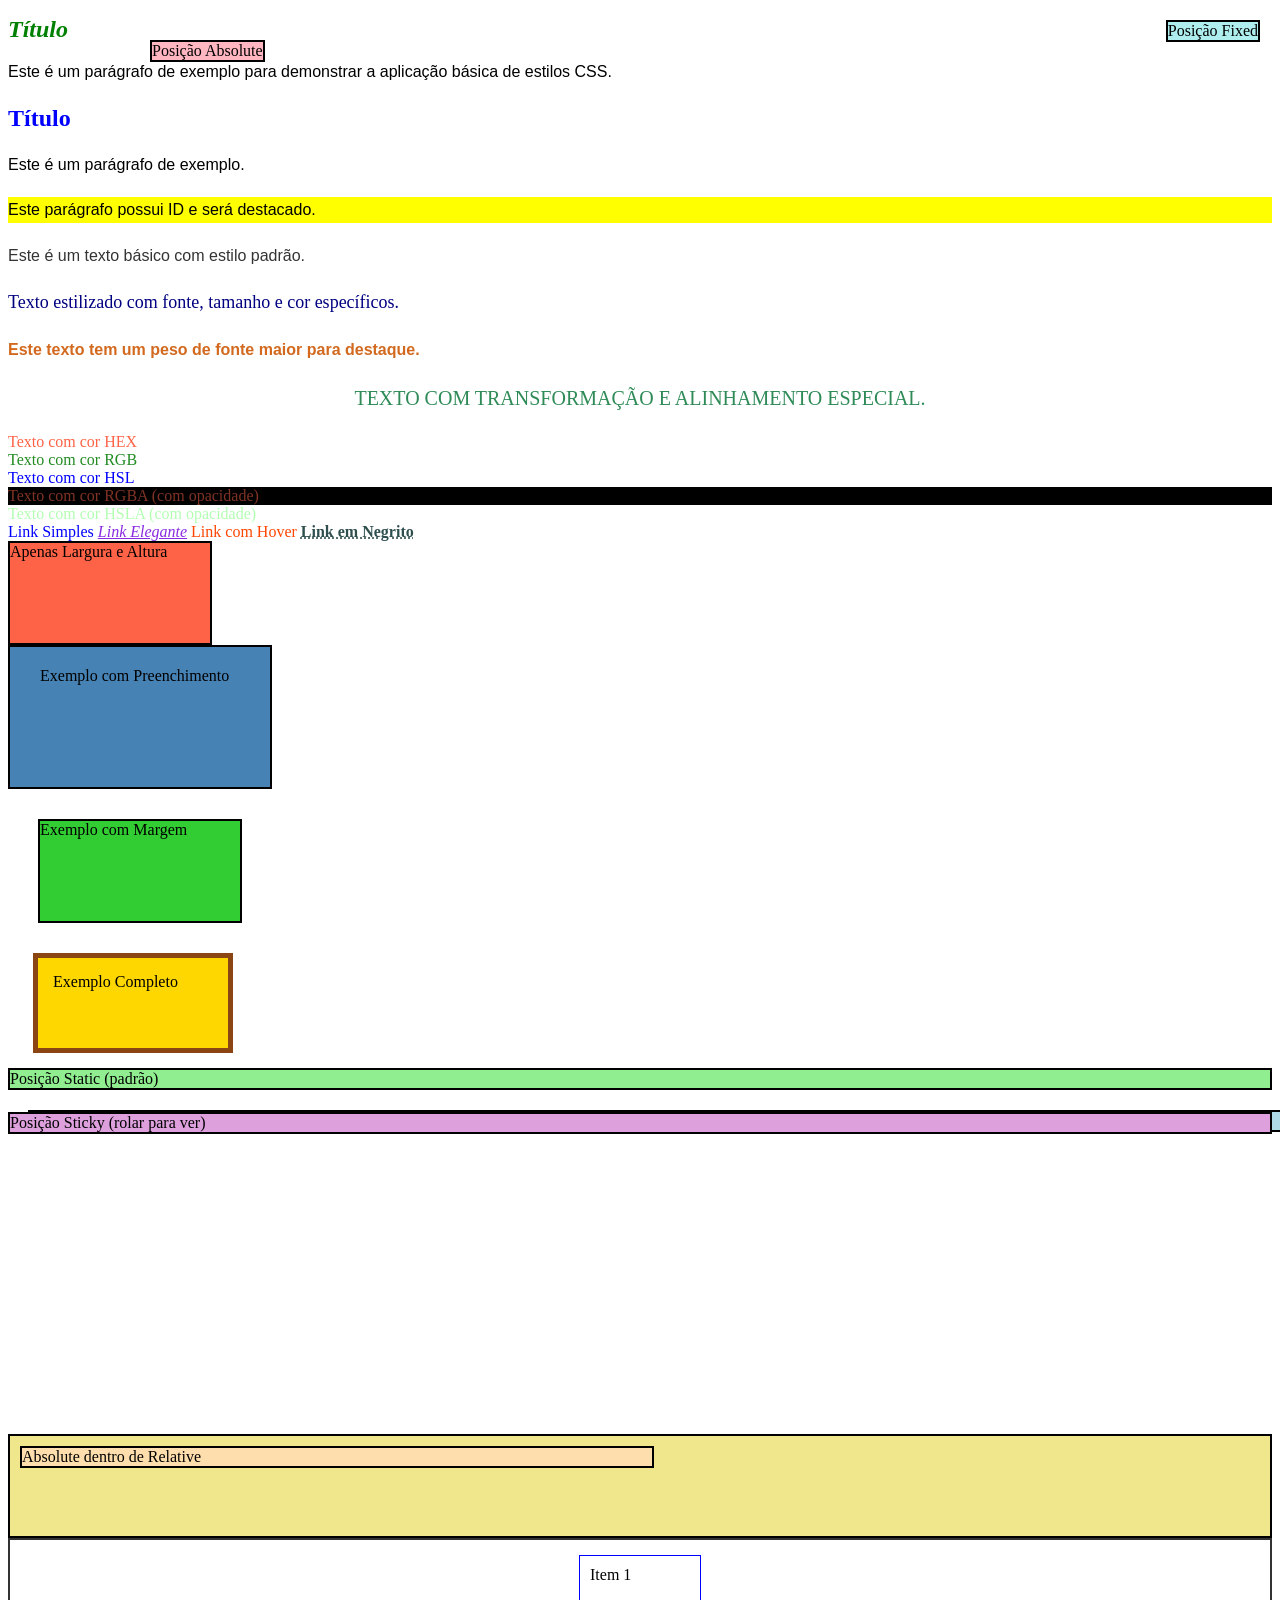
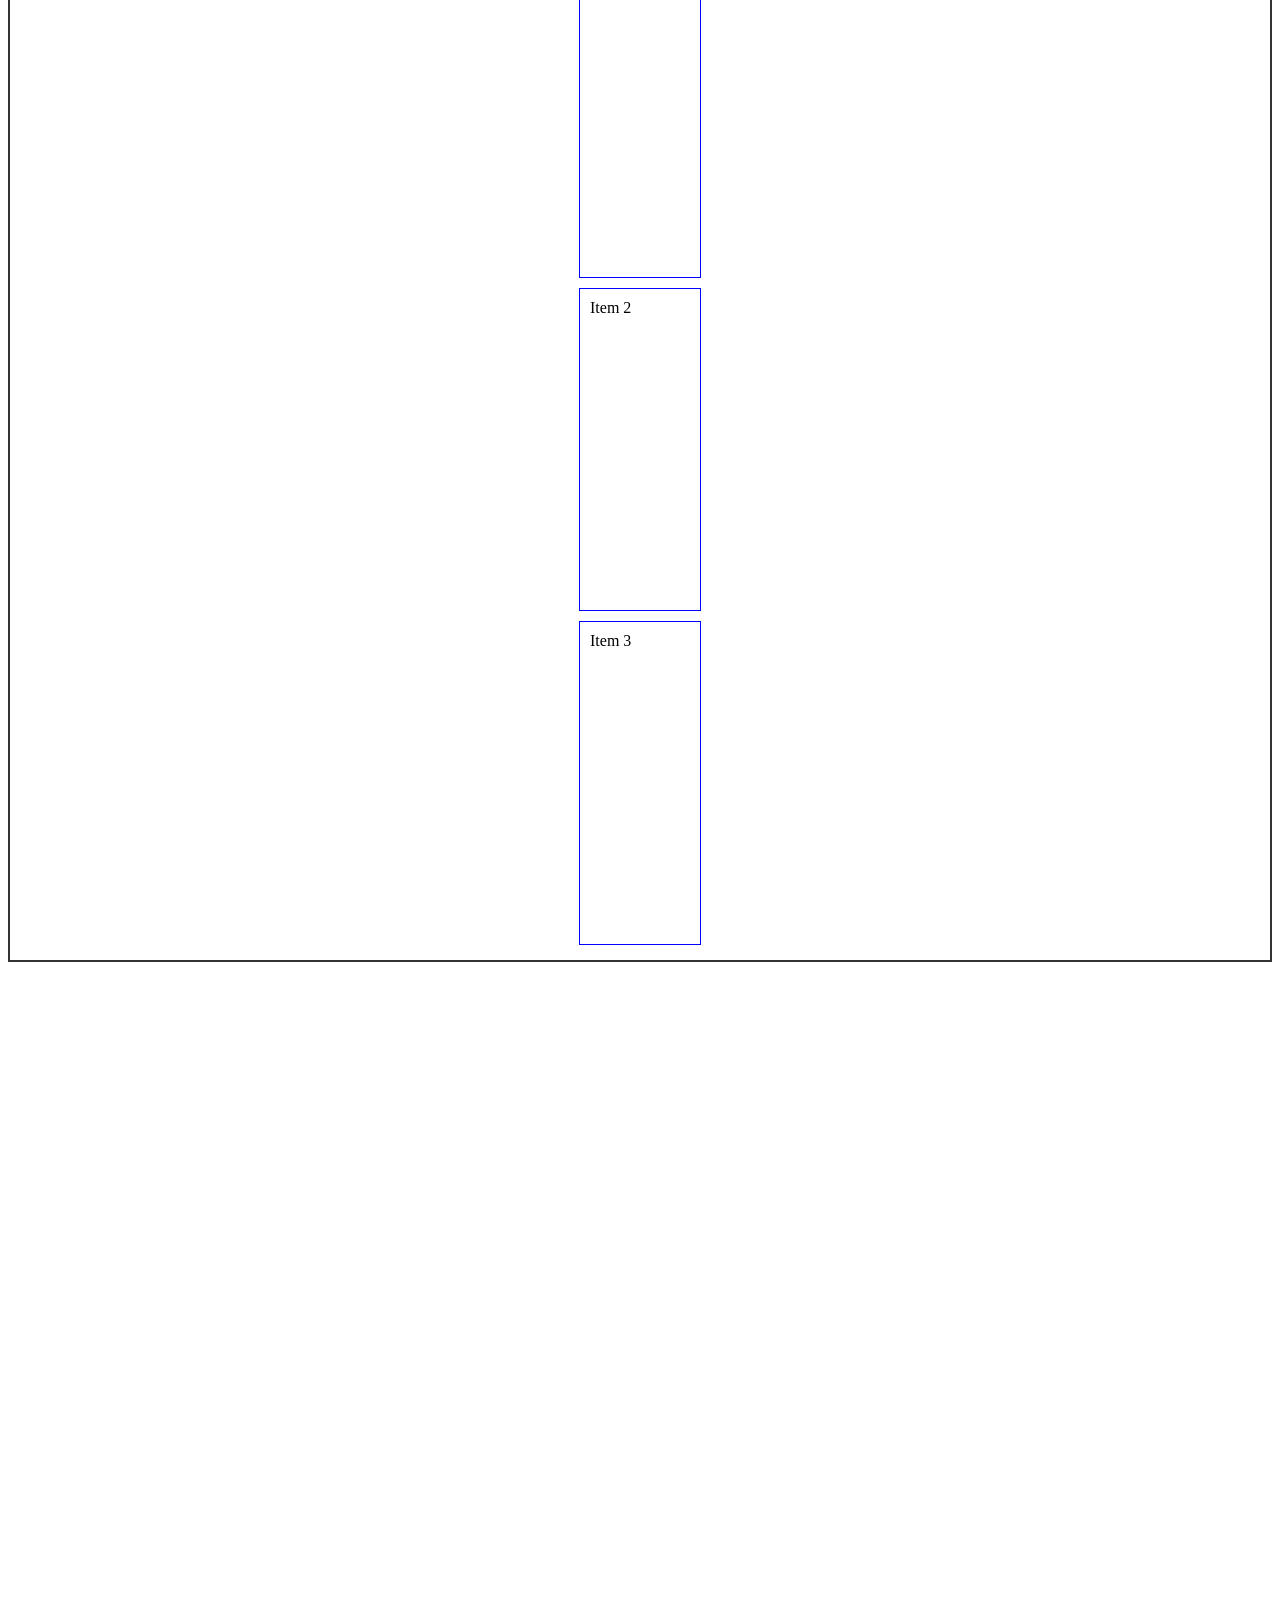
<file: curso_css_yt_2024/1_base/index.html>
<!DOCTYPE html>
<html lang="en">
  <head>
    <meta charset="UTF-8" />
    <meta name="viewport" content="width=device-width, initial-scale=1.0" />
    <title>Curso de CSS</title>
    <style>
      /* Estilos no cabeçalho */
      h1 {
        color: blue;
        font-size: 24px;
      }
      p {
        font-family: Arial, sans-serif;
        line-height: 1.6;
      }
    </style>
    <link rel="stylesheet" href="styles.css" />
  </head>
  <body>
    <!-- 1 - Inline, head, externo e Comentários -->
    <h1 style="color: green; font-style: italic">Título</h1>

    <!-- 2 - Sintaxe básica e CSS externo -->
    <p>
      Este é um parágrafo de exemplo para demonstrar a aplicação básica de
      estilos CSS.
    </p>

    <!-- 3 - Seletores comuns -->
    <div id="container">
      <h2 class="titulo">Título</h2>
      <p class="paragrafo">Este é um parágrafo de exemplo.</p>
      <p id="destaque">Este parágrafo possui ID e será destacado.</p>
    </div>

    <!-- 4 - Propriedades de texto -->
    <p class="basic-text">Este é um texto básico com estilo padrão.</p>
    <p class="styled-text">
      Texto estilizado com fonte, tamanho e cor específicos.
    </p>
    <p class="weighty-text">
      Este texto tem um peso de fonte maior para destaque.
    </p>
    <p class="fancy-text">Texto com transformação e alinhamento especial.</p>

    <!-- 5 - Fundamentos das cores -->
    <div class="hex-color">Texto com cor HEX</div>
    <div class="rgb-color">Texto com cor RGB</div>
    <div class="hsl-color">Texto com cor HSL</div>
    <div class="rgba-color">Texto com cor RGBA (com opacidade)</div>
    <div class="hsla-color">Texto com cor HSLA (com opacidade)</div>

    <!-- 6 - Estilização de links -->
    <a href="#" class="simple-link">Link Simples</a>
    <a href="#" class="fancy-link">Link Elegante</a>
    <a href="#" class="hover-link">Link com Hover</a>
    <a href="#" class="bold-link">Link em Negrito</a>

    <!-- 7 - Box Model -->
    <div class="width-height">Apenas Largura e Altura</div>
    <div class="padding-example">Exemplo com Preenchimento</div>
    <div class="margin-example">Exemplo com Margem</div>
    <div class="complete-box">Exemplo Completo</div>

    <!-- 8 - Positions -->
    <div class="static-example">Posição Static (padrão)</div>
    <div class="relative-example">Posição Relative</div>
    <div class="absolute-example">Posição Absolute</div>
    <div class="fixed-example">Posição Fixed</div>
    <div class="sticky-example">Posição Sticky (rolar para ver)</div>
    <div class="relative-container">
      <div class="absolute-inside-relative">Absolute dentro de Relative</div>
    </div>

    <!-- 9 - Introdução a flexbox -->

    <!-- Estrutura basica -->
    <div class="flex-container">
      <div class="flex-item">Item 1</div>
      <div class="flex-item">Item 2</div>
      <div class="flex-item">Item 3</div>
    </div>
  </body>
</html>
</file>
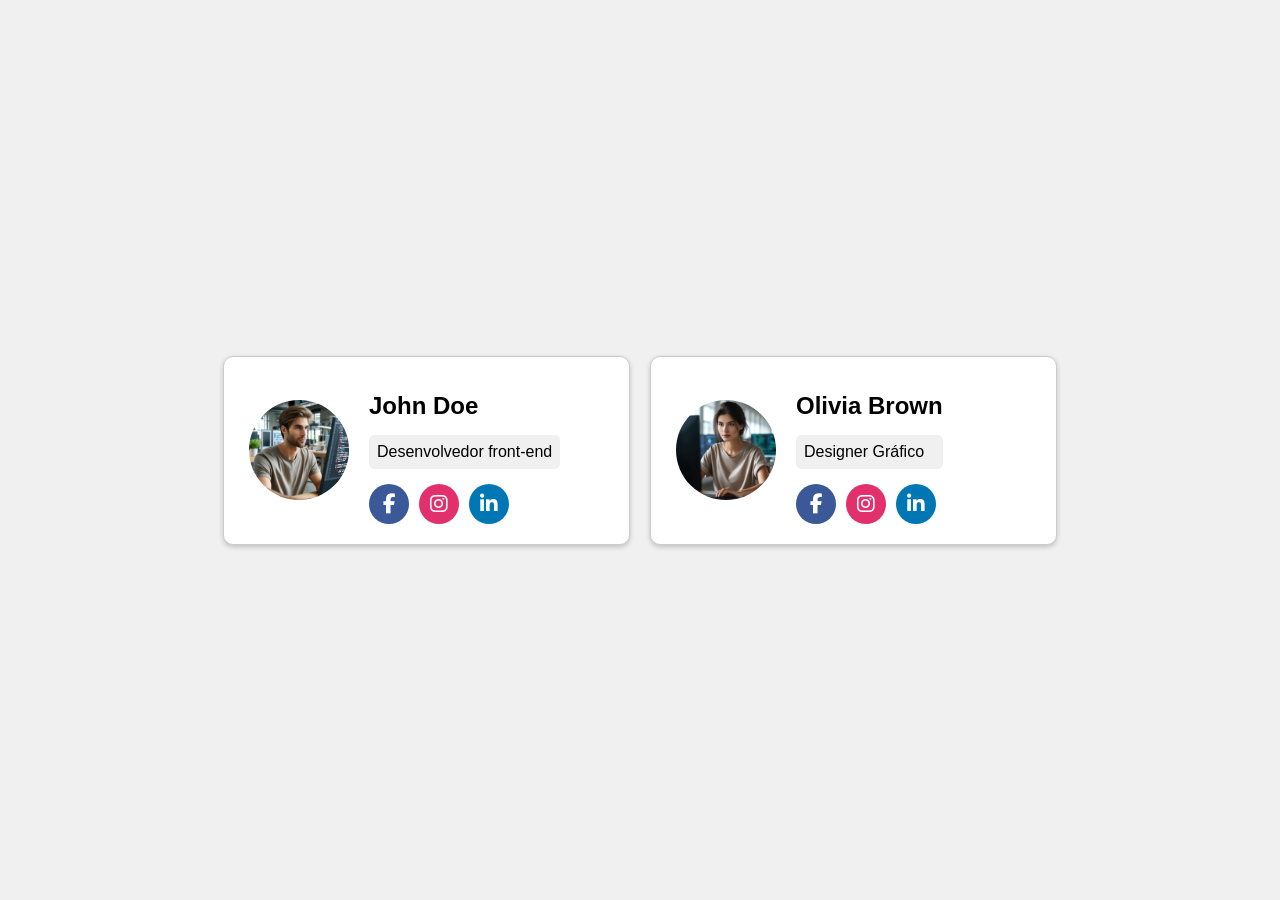
<file: curso_css_yt_2024/2_projeto_cards/index.html>
<!DOCTYPE html>
<html lang="en">
  <head>
    <meta charset="UTF-8" />
    <meta name="viewport" content="width=device-width, initial-scale=1.0" />
    <title>Cards de usuários</title>
    <link rel="stylesheet" href="styles.css" />
    <link
      rel="stylesheet"
      href="https://cdnjs.cloudflare.com/ajax/libs/font-awesome/6.1.1/css/all.min.css"
    />
  </head>
  <body>
    <div class="card-container">
      <div class="user-card">
        <img src="img/user_a.webp" alt="John Doe" class="user-image" />
        <div class="user-info">
          <h2>John Doe</h2>
          <p>Desenvolvedor front-end</p>
          <div class="social-links">
            <a href="#" class="social-icon facebook"
              ><i class="fab fa-facebook-f"></i
            ></a>
            <a href="#" class="social-icon instagram"
              ><i class="fab fa-instagram"></i
            ></a>
            <a href="#" class="social-icon linkedin"
              ><i class="fab fa-linkedin-in"></i
            ></a>
          </div>
        </div>
      </div>
      <div class="user-card">
        <img src="img/user_b.webp" alt="Olivia Brown" class="user-image" />
        <div class="user-info">
          <h2>Olivia Brown</h2>
          <p>Designer Gráfico</p>
          <div class="social-links">
            <a href="#" class="social-icon facebook"
              ><i class="fab fa-facebook-f"></i
            ></a>
            <a href="#" class="social-icon instagram"
              ><i class="fab fa-instagram"></i
            ></a>
            <a href="#" class="social-icon linkedin"
              ><i class="fab fa-linkedin-in"></i
            ></a>
          </div>
        </div>
      </div>
    </div>
  </body>
</html>
</file>
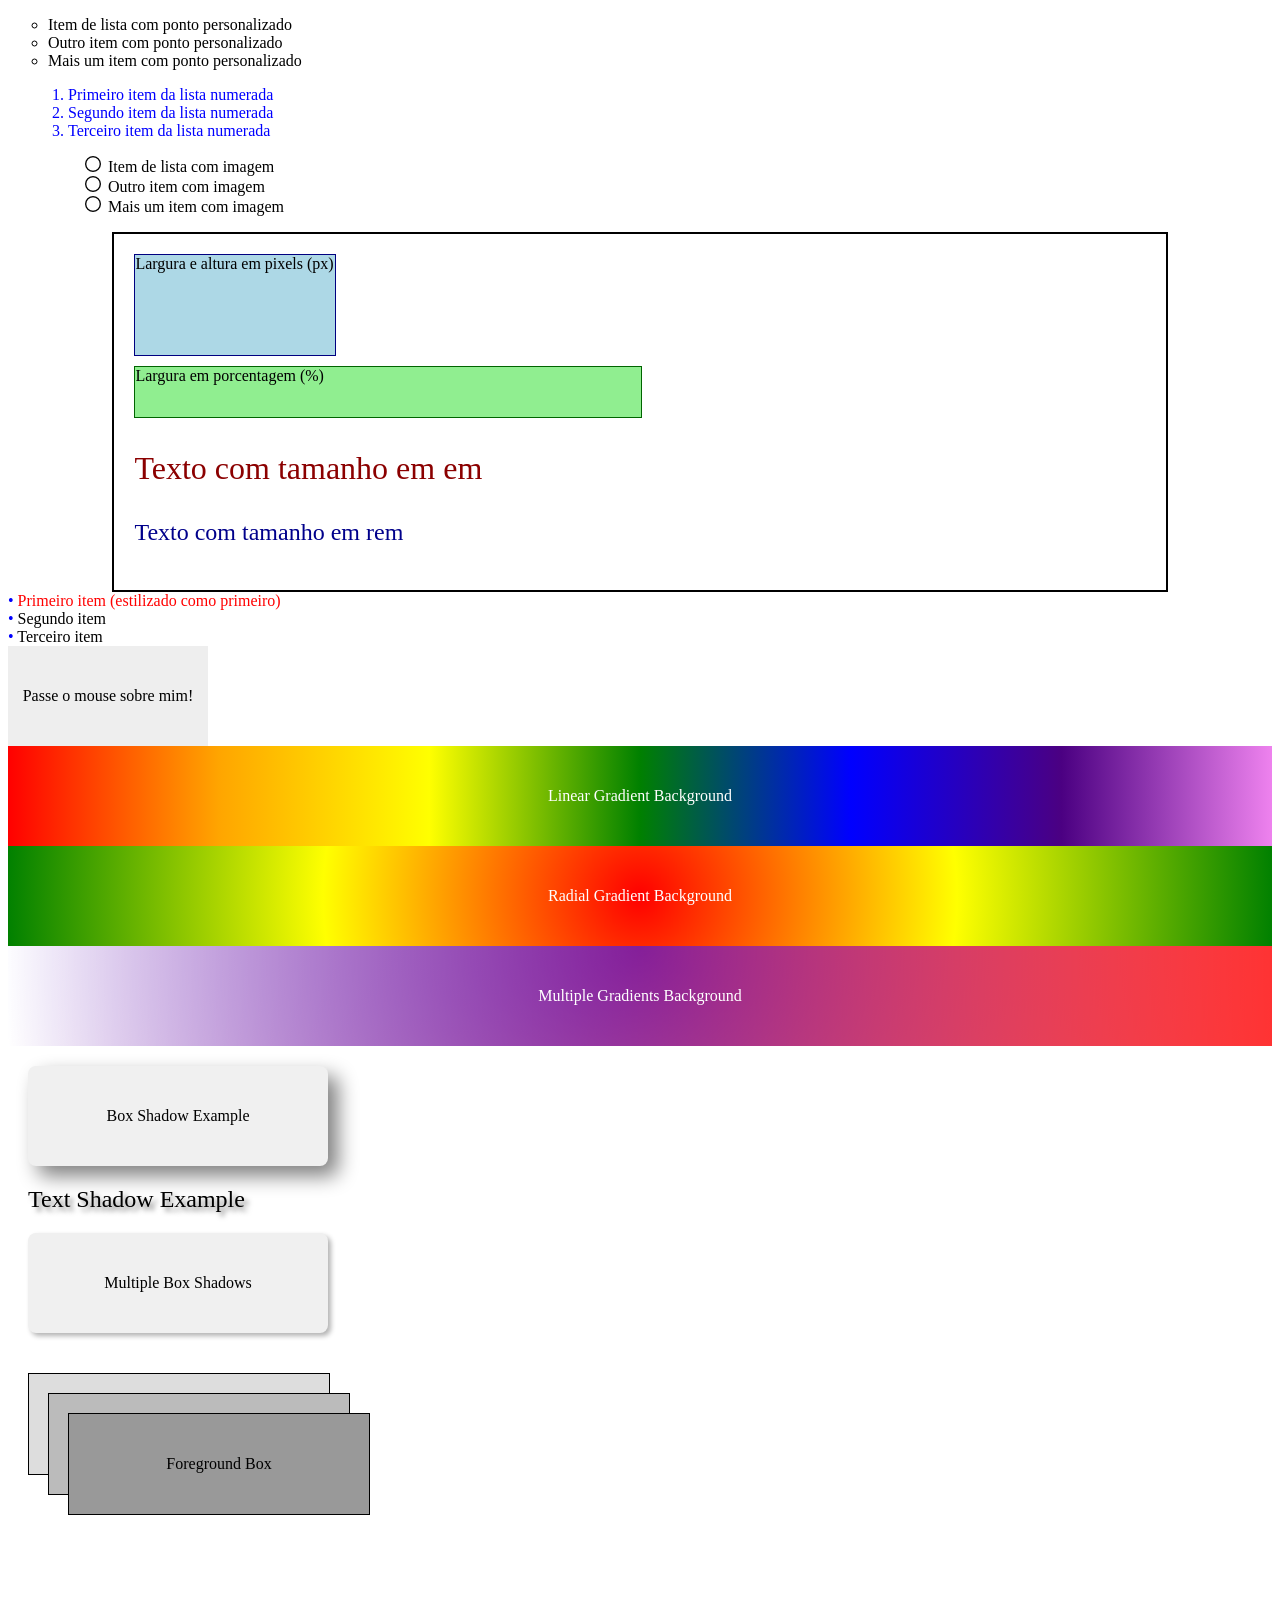
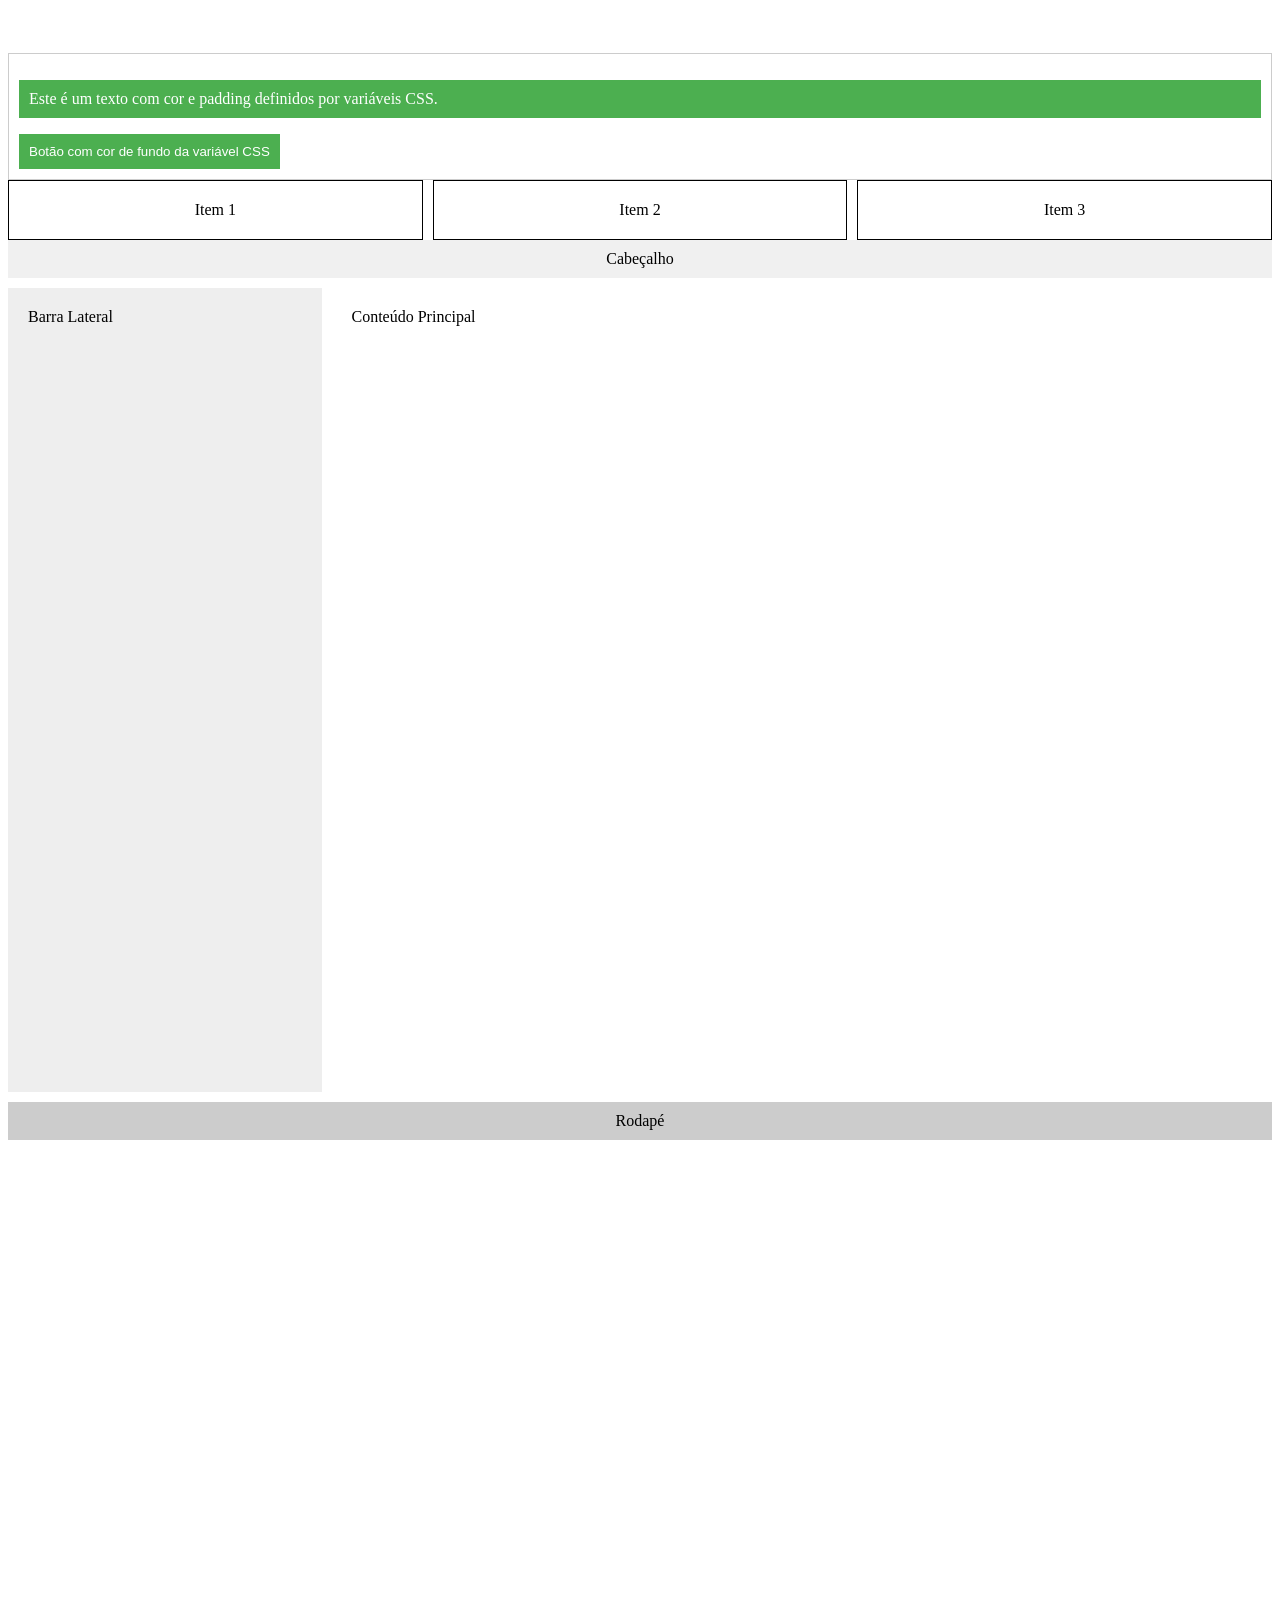
<file: curso_css_yt_2024/3_recursos_avancados/index.html>
<!DOCTYPE html>
<html lang="en">
  <head>
    <meta charset="UTF-8" />
    <meta name="viewport" content="width=device-width, initial-scale=1.0" />
    <title>Curso de CSS</title>
    <link rel="stylesheet" href="styles.css" />
  </head>
  <body>
    <!-- 1 - Estilos para lista -->
    <ul class="lista-pontos">
      <li>Item de lista com ponto personalizado</li>
      <li>Outro item com ponto personalizado</li>
      <li>Mais um item com ponto personalizado</li>
    </ul>

    <ol class="lista-numerica">
      <li>Primeiro item da lista numerada</li>
      <li>Segundo item da lista numerada</li>
      <li>Terceiro item da lista numerada</li>
    </ol>

    <ul class="lista-imagem">
      <li>Item de lista com imagem</li>
      <li>Outro item com imagem</li>
      <li>Mais um item com imagem</li>
    </ul>

    <!-- 2 - Unidades de medida -->
    <div class="container">
      <div class="pixel-box">Largura e altura em pixels (px)</div>
      <div class="percent-box">Largura em porcentagem (%)</div>
      <p class="em-text">Texto com tamanho em em</p>
      <p class="rem-text">Texto com tamanho em rem</p>
    </div>

    <!-- 3 - Pseudo-classes e Pseudo-elementos -->
    <ul class="styled-list">
      <li>Primeiro item (estilizado como primeiro)</li>
      <li>Segundo item</li>
      <li>Terceiro item</li>
    </ul>

    <div class="hover-box">Passe o mouse sobre mim!</div>

    <!-- 4 - Gradient - degrade -->
    <div class="linear-gradient-box">Linear Gradient Background</div>
    <div class="radial-gradient-box">Radial Gradient Background</div>
    <div class="multiple-gradients-box">Multiple Gradients Background</div>

    <!-- 5 - Box Shadow e Text Shadow -->
    <div class="box-shadow-example">Box Shadow Example</div>
    <p class="text-shadow-example">Text Shadow Example</p>
    <div class="multiple-box-shadows">Multiple Box Shadows</div>

    <!-- 6 - z index -->
    <div class="z-index-box">
      <div class="box background">Background Box</div>
      <div class="box middle">Middle Box</div>
      <div class="box foreground">Foreground Box</div>
    </div>

    <!-- 7 - Variáveis -->
    <div class="content">
      <p class="text">
        Este é um texto com cor e padding definidos por variáveis CSS.
      </p>
      <button class="button">Botão com cor de fundo da variável CSS</button>
    </div>

    <!-- 8 - Grid -->
    <div class="grid-container">
      <div class="grid-item">Item 1</div>
      <div class="grid-item">Item 2</div>
      <div class="grid-item">Item 3</div>
    </div>

    <!-- Áreas do grid -->
    <div class="grid-container-area">
      <header class="header">Cabeçalho</header>
      <article class="main-content">Conteúdo Principal</article>
      <nav class="sidebar">Barra Lateral</nav>
      <footer class="footer">Rodapé</footer>
    </div>
  </body>
</html>
</file>
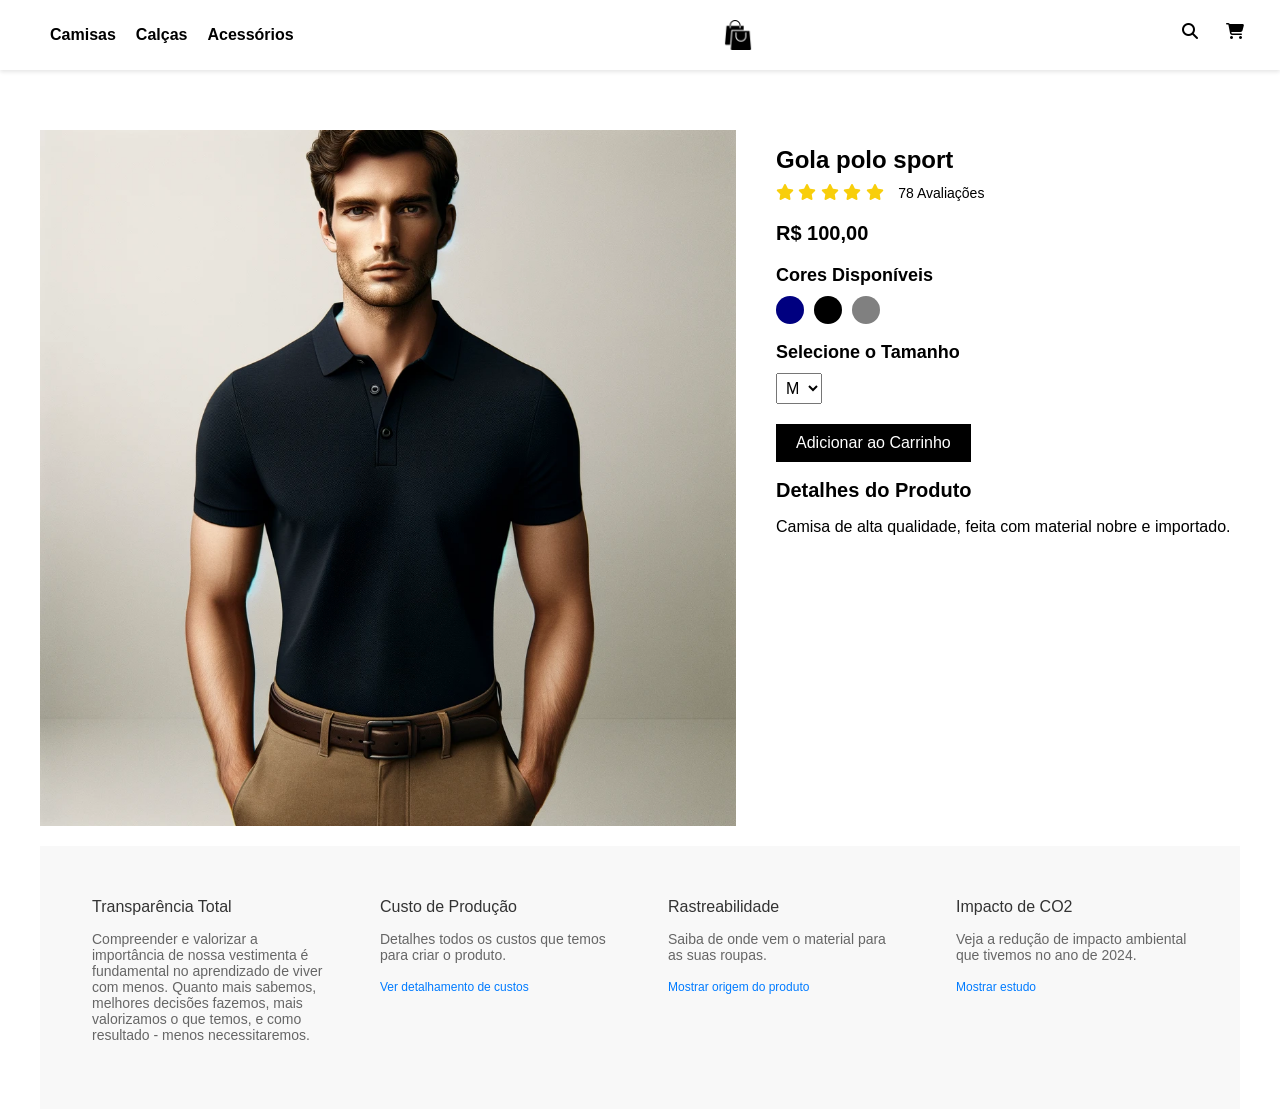
<file: curso_css_yt_2024/4_projeto_tela_produto/index.html>
<!DOCTYPE html>
<html lang="en">
  <head>
    <meta charset="UTF-8" />
    <meta name="viewport" content="width=device-width, initial-scale=1.0" />
    <title>Tela de Produto</title>
    <link rel="stylesheet" href="styles.css" />

    <link
      rel="stylesheet"
      href="https://cdnjs.cloudflare.com/ajax/libs/font-awesome/6.5.2/css/all.min.css"
      integrity="sha512-SnH5WK+bZxgPHs44uWIX+LLJAJ9/2PkPKZ5QiAj6Ta86w+fsb2TkcmfRyVX3pBnMFcV7oQPJkl9QevSCWr3W6A=="
      crossorigin="anonymous"
      referrerpolicy="no-referrer"
    />
  </head>
  <body>
    <header class="header">
      <div class="nav-container">
        <nav>
          <ul class="nav-links">
            <li><a href="#">Camisas</a></li>
            <li><a href="#">Calças</a></li>
            <li><a href="#">Acessórios</a></li>
          </ul>
        </nav>
        <img id="logo" src="img/logo.png" alt="Loja de roupas" />
        <div class="header-icons">
          <div class="icon search-icon">
            <i class="fas fa-search"></i>
          </div>
          <div class="icon cart-icon">
            <i class="fas fa-shopping-cart"></i>
          </div>
        </div>
      </div>
    </header>

    <div class="product-container">
      <div class="product-image">
        <img src="img/produto.webp" alt="Camisa" />
      </div>

      <div class="product-details">
        <h1 class="product-title">Gola polo sport</h1>

        <div class="product-meta">
          <div class="product-rating-and-reviews">
            <div class="product-rating">
              <!-- Ícones de estrelas para avaliação (FontAwesome) -->
              <i class="fa fa-star"></i>
              <i class="fa fa-star"></i>
              <i class="fa fa-star"></i>
              <i class="fa fa-star"></i>
              <i class="fa fa-star"></i>
              <span class="reviews-count">78 Avaliações</span>
            </div>
          </div>

          <p class="product-price">R$ 100,00</p>

          <div class="product-colors">
            <h3>Cores Disponíveis</h3>
            <ul class="color-list">
              <li class="color-option" data-color="Dark Navy"></li>
              <li class="color-option" data-color="Black"></li>
              <li class="color-option" data-color="Grey"></li>
            </ul>
          </div>

          <div class="product-sizes">
            <h3>Selecione o Tamanho</h3>
            <select id="size-select" name="sizes">
              <option value="small">P</option>
              <option value="medium" selected>M</option>
              <option value="large">G</option>
            </select>
          </div>

          <button class="add-to-cart-btn">Adicionar ao Carrinho</button>
        </div>

        <div class="product-description">
          <h2>Detalhes do Produto</h2>
          <p>Camisa de alta qualidade, feita com material nobre e importado.</p>
        </div>
      </div>
    </div>

    <!-- Parte inferior produto -->
    <div class="transparency-section">
      <div class="transparency-box">
        <h2>Transparência Total</h2>
        <p>
          Compreender e valorizar a importância de nossa vestimenta é
          fundamental no aprendizado de viver com menos. Quanto mais sabemos,
          melhores decisões fazemos, mais valorizamos o que temos, e como
          resultado - menos necessitaremos.
        </p>
      </div>
      <div class="transparency-box">
        <h3>Custo de Produção</h3>
        <p>Detalhes todos os custos que temos para criar o produto.</p>
        <a href="#">Ver detalhamento de custos</a>
      </div>
      <div class="transparency-box">
        <h3>Rastreabilidade</h3>
        <p>Saiba de onde vem o material para as suas roupas.</p>
        <a href="#">Mostrar origem do produto</a>
      </div>
      <div class="transparency-box">
        <h3>Impacto de CO2</h3>
        <p>Veja a redução de impacto ambiental que tivemos no ano de 2024.</p>
        <a href="#">Mostrar estudo</a>
      </div>
    </div>
  </body>
</html>
</file>
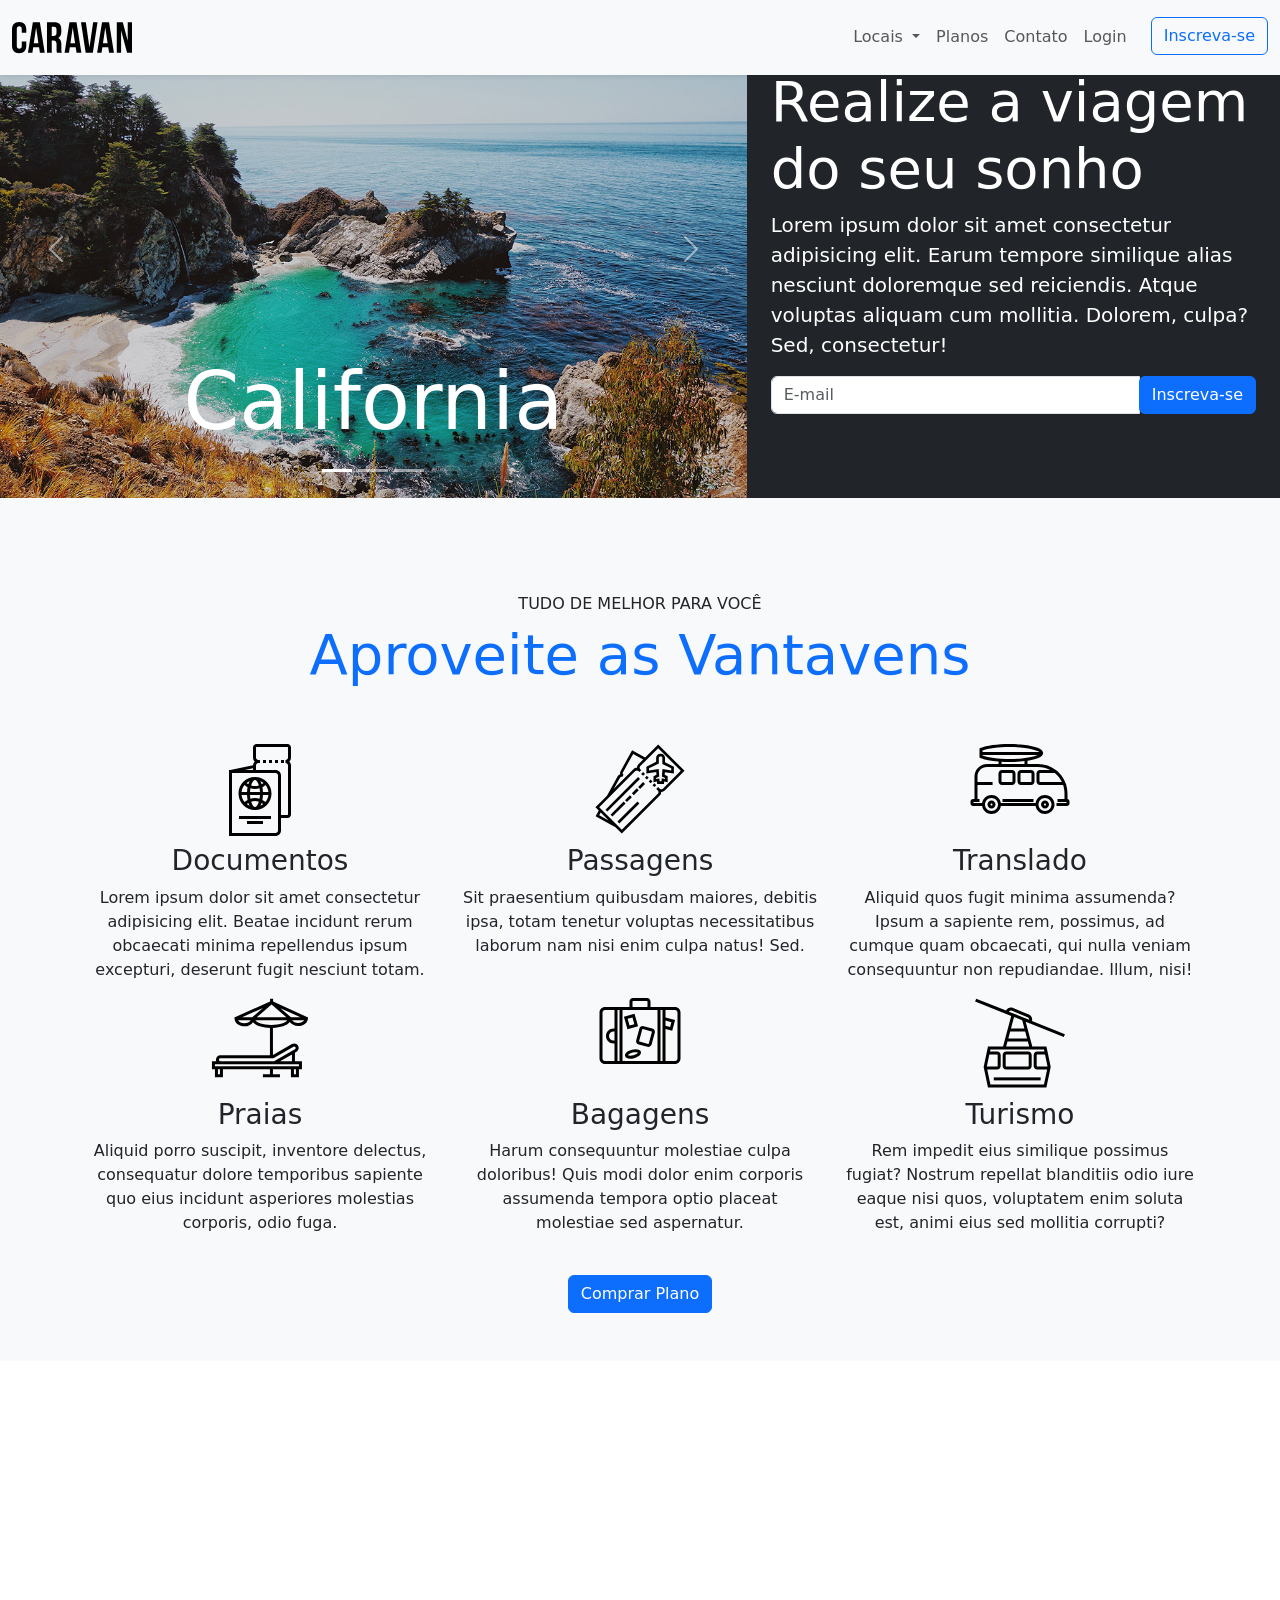
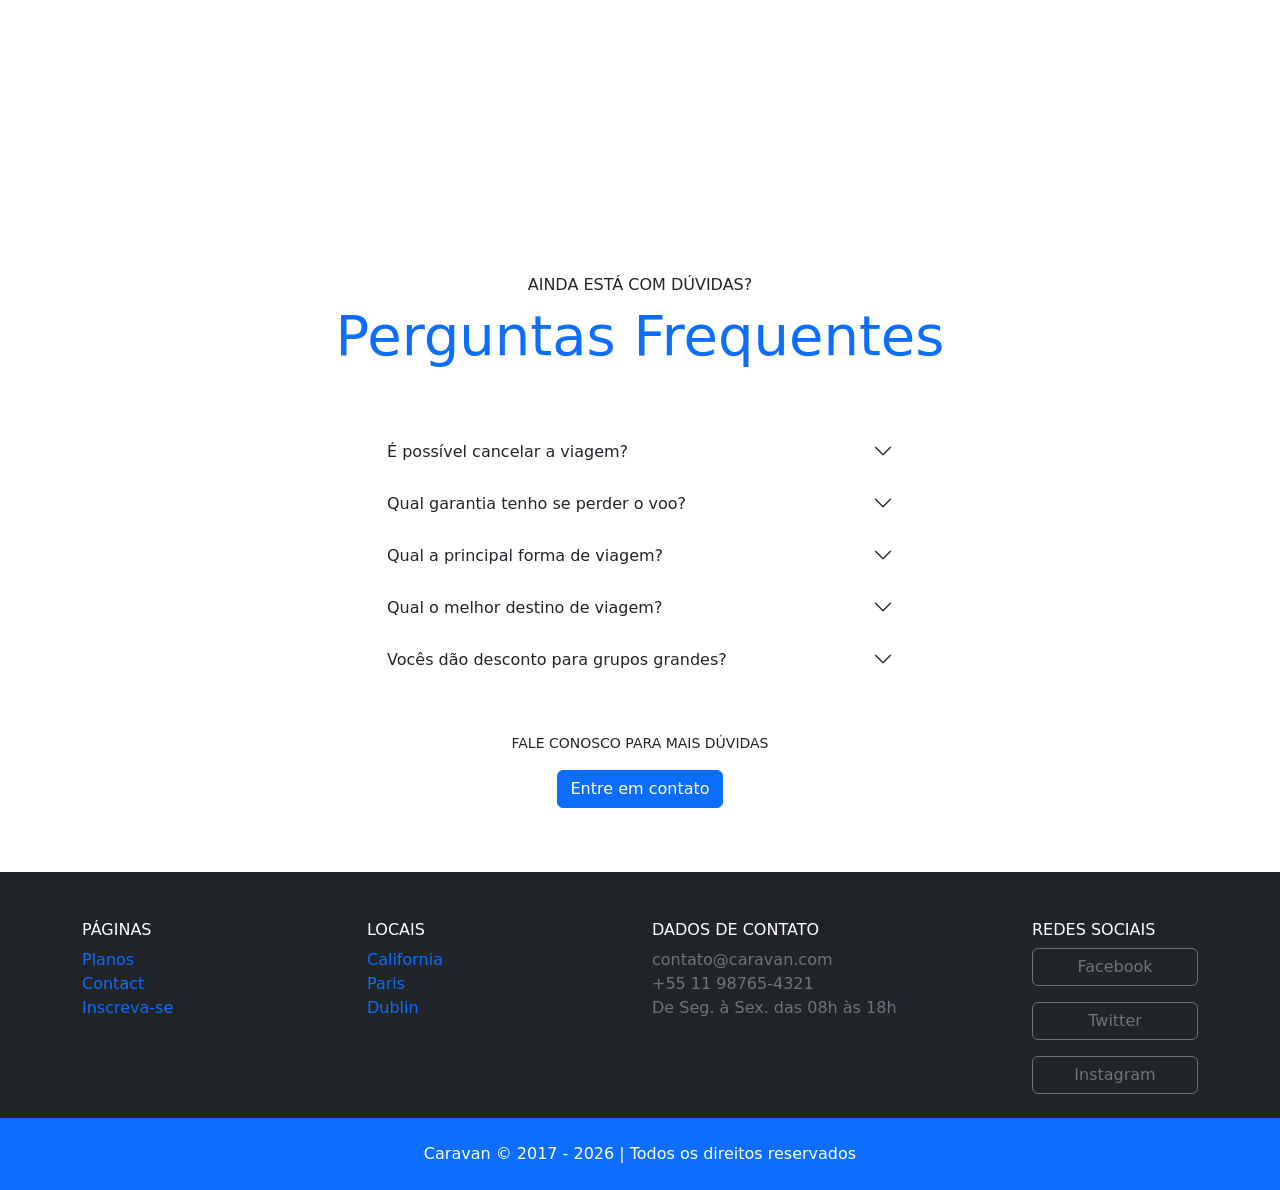
<file: origamid/caravan/index.html>
<!DOCTYPE html>
<html lang="pt-br">
  <head>
    <meta charset="UTF-8">
    <meta http-equiv="X-UA-Compatible" content="IE=edge">
    <meta name="viewport" content="width=device-width, initial-scale=1.0">
    <link rel="shortcut icon" href="./img/favicon.png" type="image/x-icon">
  
    <!-- SEO -->
    <meta name="description" content="Caravan">
    <meta name="keywords" content="Caravan, blog, agência de viagens">
  
    <!-- OG -->
    <meta property="og:title" content="Origamid | Caravan" />
    <meta property="og:type" content="website" />

    <!-- BOOTSTRAP 5  -->
    <link href="https://cdn.jsdelivr.net/npm/bootstrap@5.1.3/dist/css/bootstrap.min.css" rel="stylesheet" integrity="sha384-1BmE4kWBq78iYhFldvKuhfTAU6auU8tT94WrHftjDbrCEXSU1oBoqyl2QvZ6jIW3" crossorigin="anonymous">

    <!-- AOS CSS -->
    <link href="https://unpkg.com/aos@2.3.1/dist/aos.css" rel="stylesheet">
  
    <!-- CSS -->
    <link rel="preload" href="./css/style.min.css" as="style">
    <link rel="stylesheet" href="./css/style.min.css">
  
    <!-- AOS JS -->
    <script src="https://unpkg.com/aos@2.3.1/dist/aos.js"></script>
  
    <!-- JS -->
    <script type="module" src="./js/script.js" defer></script>
  
    <title>Origamid - Caravan</title>
  </head>
  <body>
    <nav class="navbar navbar-expand-md navbar-light bg-light fixed-top shadow-sm py-3">
      <div class="container-fluid">
        <a class="navbar-brand" href="./">
          <img src="./img/caravan.svg" alt="Caravan">
        </a>
        <button class="navbar-toggler" type="button" data-bs-toggle="collapse" data-bs-target="#navbarSupportedContent" aria-controls="navbarSupportedContent" aria-expanded="false" aria-label="Toggle navigation">
          <span class="navbar-toggler-icon"></span>
        </button>
        <div class="collapse navbar-collapse" id="navbarSupportedContent">
          <ul class="navbar-nav ms-auto mb-2 mb-lg-0">
            <li class="nav-item dropdown">
              <a class="nav-link dropdown-toggle" href="#" id="navbarDropdown" role="button" data-bs-toggle="dropdown" aria-expanded="false">
                Locais
              </a>
              <ul class="dropdown-menu" aria-labelledby="navbarDropdown">
                <li><a class="dropdown-item" href="local.html">California</a></li>
                <li><a class="dropdown-item" href="local.html">Paris</a></li>
                <li><a class="dropdown-item" href="local.html">Dublin</a></li>
                <li><hr class="dropdown-divider"></li>
                <li><a class="dropdown-item" href="tel:+5511987654321">(11) 98765-4321</a></li>
              </ul>
            </li>
            <li class="nav-item">
              <a class="nav-link" aria-current="page" href="plans.html">Planos</a>
            </li>
            <li class="nav-item">
              <a class="nav-link" href="contact.html">Contato</a>
            </li>
            <li class="nav-item">
              <a class="nav-link" href="#" data-bs-toggle="modal" data-bs-target="#modalLogin">Login</a>
            </li>
            <li class="nav-item">
              <a class="ms-md-3 btn btn-outline-primary" href="subscription.html">Inscreva-se</a>
            </li>
          </ul>
        </div>
      </div>
    </nav>

    <section class="container-fluid">
      <div class="row bg-dark">
        <div class="col-lg-7 p-0">
          <div id="carouselCidades" class="carousel slide" data-bs-ride="carousel">
            <div class="carousel-indicators">
              <button type="button" data-bs-target="#carouselCidades" data-bs-slide-to="0" class="active" aria-current="true" aria-label="Slide 1"></button>
              <button type="button" data-bs-target="#carouselCidades" data-bs-slide-to="1" aria-label="Slide 2"></button>
              <button type="button" data-bs-target="#carouselCidades" data-bs-slide-to="2" aria-label="Slide 3"></button>
            </div>
            <div class="carousel-inner">
              <div class="carousel-item active">
                <img src="./img/california.jpg" class="d-block w-100" alt="California">
                <div class="carousel-caption">
                  <h5 class="display-1">California</h5>
                </div>
              </div>
              <div class="carousel-item">
                <img src="./img/dublin.jpg" class="d-block w-100" alt="Dublin">
                <div class="carousel-caption">
                  <h5 class="display-1">Dublin</h5>
                </div>
              </div>
              <div class="carousel-item">
                <img src="./img/paris.jpg" class="d-block w-100" alt="Paris">
                <div class="carousel-caption">
                  <h5 class="display-1">Paris</h5>
                </div>
              </div>
            </div>
            <button class="carousel-control-prev" type="button" data-bs-target="#carouselCidades" data-bs-slide="prev">
              <span class="carousel-control-prev-icon" aria-hidden="true"></span>
              <span class="visually-hidden">Anterior</span>
            </button>
            <button class="carousel-control-next" type="button" data-bs-target="#carouselCidades" data-bs-slide="next">
              <span class="carousel-control-next-icon" aria-hidden="true"></span>
              <span class="visually-hidden">Próximo</span>
            </button>
          </div>
        </div>
        <div class="col-lg-5 p-4 align-self-center">
          <h1 class="text-white display-4">Realize a viagem  do seu sonho</h1>
          <p class="text-white lead">Lorem ipsum dolor sit amet consectetur adipisicing elit. Earum tempore similique alias nesciunt doloremque sed reiciendis. Atque voluptas aliquam cum mollitia. Dolorem, culpa? Sed, consectetur!</p>
          <div class="input-group mb-3">
            <input type="email" class="form-control" placeholder="E-mail">
            <span class="input-group-apprend">
              <button class="btn btn-primary" type="button">Inscreva-se</button>
            </span>
          </div>
        </div>
      </div>
    </section>

    <section class="bg-light py-5 bg-light text-center">
      <div class="container">
        <div class="py-5">
          <span class="h6 text-uppercase d-block">Tudo de Melhor Para Você</span>
          <h2 class="display-4 text-primary">Aproveite as Vantavens</h2>
        </div>

        <div class="row">
          <div class="col-xl-4 col-md-6 col-12">
            <div class="icon">
              <img src="./img/icones/passaporte.svg" alt="Documentos"/>
            </div>
            <h3>Documentos</h3>
            <p>Lorem ipsum dolor sit amet consectetur adipisicing elit. Beatae incidunt rerum obcaecati minima repellendus ipsum excepturi, deserunt fugit nesciunt totam.</p>
          </div>
          
          <div class="col-xl-4 col-md-6 col-12">
            <div class="icon">
              <img src="./img/icones/passagens.svg" alt="Passagens"/>
            </div>
            <h3>Passagens</h3>
            <p>Sit praesentium quibusdam maiores, debitis ipsa, totam tenetur voluptas necessitatibus laborum nam nisi enim culpa natus! Sed.</p>
          </div>
          
          <div class="col-xl-4 col-md-6 col-12">
            <div class="icon">
              <img src="./img/icones/translado.svg" alt="Translado"/>
            </div>
            <h3>Translado</h3>
            <p>Aliquid quos fugit minima assumenda? Ipsum a sapiente rem, possimus, ad cumque quam obcaecati, qui nulla veniam consequuntur non repudiandae. Illum, nisi!</p>
          </div>
          
          <div class="col-xl-4 col-md-6 col-12">
            <div class="icon">
              <img src="./img/icones/praias.svg" alt="Praias"/>
            </div>
            <h3>Praias</h3>
            <p>Aliquid porro suscipit, inventore delectus, consequatur dolore temporibus sapiente quo eius incidunt asperiores molestias corporis, odio fuga.</p>
          </div>
          
          <div class="col-xl-4 col-md-6 col-12">
            <div class="icon">
              <img src="./img/icones/bagagens.svg" alt="Bagagens"/>
            </div>
            <h3>Bagagens</h3>
            <p>Harum consequuntur molestiae culpa doloribus! Quis modi dolor enim corporis assumenda tempora optio placeat molestiae sed aspernatur.</p>
          </div>
          
          <div class="col-xl-4 col-md-6 col-12">
            <div class="icon">
              <img src="./img/icones/turismo.svg" alt="Turismo"/>
            </div>
            <h3>Turismo</h3>
            <p>Rem impedit eius similique possimus fugiat? Nostrum repellat blanditiis odio iure eaque nisi quos, voluptatem enim soluta est, animi eius sed mollitia corrupti?</p>
          </div>
        </div>
        <a class="btn btn-primary bt-lg mt-4" href="plans.html">Comprar Plano</a>
      </div>
    </section>

    <section class="home-quote p-md-5">
      <figure class="text-center p-md-3">
        <blockquote class="blockquote">
          <p class="display-4 text-white"><em>Lorem, ipsum dolor sit amet consectetur adipisicing elit. Ea, eveniet. Alias error provident unde dolorem architecto veritatis, tenetur laudantium hic.</em></p>
        </blockquote>
        <figcaption class="blockquote-footer text-white">
          Someone famous in <cite title="Source Title">Bob Dilan</cite>
        </figcaption>
      </figure>
    </section>

    <section class="bg-white py-3">
      <div class="container">
        <div class="py-5 text-center">
          <span class="h6 text-uppercase d-block">Ainda está com dúvidas?</span>
          <h2 class="display-4 text-primary">Perguntas Frequentes</h2>
        </div>

        <div class="row justify-content-center">
          <div class="col-lg-6">
            <div class="accordion" id="accordionFlushExample">
              <div class="accordion-item">
                <h2 class="accordion-header" id="flush-headingOne">
                  <button class="accordion-button collapsed" type="button" data-bs-toggle="collapse" data-bs-target="#flush-collapseOne" aria-expanded="false" aria-controls="flush-collapseOne">
                    É possível cancelar a viagem?
                  </button>
                </h2>
                <div id="flush-collapseOne" class="accordion-collapse collapse" aria-labelledby="flush-headingOne" data-bs-parent="#accordionFlushExample">
                  <div class="accordion-body">Lorem ipsum dolor sit, amet consectetur adipisicing elit. Omnis dicta accusamus fugit animi ducimus expedita nostrum veniam dolores beatae ab.</div>
                </div>
              </div>

              <div class="dropdown-divider"></div>

              <div class="accordion-item">
                <h2 class="accordion-header" id="flush-headingTwo">
                  <button class="accordion-button collapsed" type="button" data-bs-toggle="collapse" data-bs-target="#flush-collapseTwo" aria-expanded="false" aria-controls="flush-collapseTwo">
                    Qual garantia tenho se perder o voo?
                  </button>
                </h2>
                <div id="flush-collapseTwo" class="accordion-collapse collapse" aria-labelledby="flush-headingTwo" data-bs-parent="#accordionFlushExample">
                  <div class="accordion-body">Quaerat, laboriosam error a cum quos, dolore commodi nisi corporis eum illum rerum iste maiores quo vitae repellat accusamus, provident esse non dignissimos. Dolorum, provident? Quibusdam, qui?</div>
                </div>
              </div>

              <div class="dropdown-divider"></div>

              <div class="accordion-item">
                <h2 class="accordion-header" id="flush-headingThree">
                  <button class="accordion-button collapsed" type="button" data-bs-toggle="collapse" data-bs-target="#flush-collapseThree" aria-expanded="false" aria-controls="flush-collapseThree">
                    Qual a principal forma de viagem?
                  </button>
                </h2>
                <div id="flush-collapseThree" class="accordion-collapse collapse" aria-labelledby="flush-headingThree" data-bs-parent="#accordionFlushExample">
                  <div class="accordion-body">Laboriosam, totam. Quibusdam dicta eaque velit, distinctio deserunt eum explicabo aspernatur maxime dolor porro accusamus quos laboriosam vero sed est incidunt doloremque quisquam eius unde aliquid! Animi.</div>
                </div>
              </div>

              <div class="dropdown-divider"></div>

              <div class="accordion-item">
                <h2 class="accordion-header" id="flush-headingFour">
                  <button class="accordion-button collapsed" type="button" data-bs-toggle="collapse" data-bs-target="#flush-collapseFour" aria-expanded="false" aria-controls="flush-collapseFour">
                    Qual o melhor destino de viagem?
                  </button>
                </h2>
                <div id="flush-collapseFour" class="accordion-collapse collapse" aria-labelledby="flush-headingFour" data-bs-parent="#accordionFlushExample">
                  <div class="accordion-body">Facilis sint nulla deleniti eaque, quidem optio voluptatem vel, tempore quaerat error ex debitis? Sequi qui, aut a assumenda neque eos possimus, porro sed explicabo error repudiandae.</div>
                </div>
              </div>

              <div class="dropdown-divider"></div>

              <div class="accordion-item">
                <h2 class="accordion-header" id="flush-headingFive">
                  <button class="accordion-button collapsed" type="button" data-bs-toggle="collapse" data-bs-target="#flush-collapseFive" aria-expanded="false" aria-controls="flush-collapseFive">
                    Vocês dão desconto para grupos grandes?
                  </button>
                </h2>
                <div id="flush-collapseFive" class="accordion-collapse collapse" aria-labelledby="flush-headingFive" data-bs-parent="#accordionFlushExample">
                  <div class="accordion-body">Esse quaerat voluptatem, quas molestiae nam modi neque provident alias? Nihil culpa quisquam, labore veniam nostrum itaque officia similique non repellat quasi porro obcaecati. Hic, facilis placeat.</div>
                </div>
              </div>
            </div>
          </div>
        </div>
      </div>
      
      <div class="text-center py-5">
        <p class="small text-uppercase">Fale conosco para mais dúvidas</p>
        <a class="btn btn-primary" href="contact.html">Entre em contato</a>
      </div>
    </section>

    <footer class="footer bg-dark pt-5">
      <div class="container">
        <div class="row">
          <div class="col-md-3 col-6">
            <h4 class="h6 text-uppercase text-white">Páginas</h4>
            <ul class="list-unstyled">
              <li><a href="plans.html">Planos</a></li>
              <li><a href="contact.html">Contact</a></li>
              <li><a href="subscription.html">Inscreva-se</a></li>
            </ul>
          </div>
          
          <div class="col-md-3 col-6">
            <h4 class="h6 text-uppercase text-white">Locais</h4>
            <ul class="list-unstyled">
              <li><a href="local.html">California</a></li>
              <li><a href="local.html">Paris</a></li>
              <li><a href="local.html">Dublin</a></li>
            </ul>
          </div>
          
          <div class="col-md-4">
            <h4 class="h6 text-uppercase text-white">Dados de contato</h4>
            <ul class="list-unstyled text-secondary">
              <li>contato@caravan.com</li>
              <li><a class="footer__tel" href="tel:+5511987654321">+55 11 98765-4321</a></li>
              <li>De Seg. à Sex. das 08h às 18h</li>
            </ul>
          </div>
          
          <div class="col-md-2">
            <h4 class="h6 text-uppercase text-white">Redes sociais</h4>
            <ul class="list-unstyled d-grid gap-2">
              <a class="btn btn-outline-secondary mb-2" href="https://facebook.com/" target="_blank">Facebook</a>
              <a class="btn btn-outline-secondary mb-2" href="https://twitter.com/" target="_blank">Twitter</a>
              <a class="btn btn-outline-secondary mb-2" href="https://instagram.com/" target="_blank">Instagram</a>
            </ul>
          </div>
        </div>
      </div>

      <div class="footer__copy bg-primary p-4">
        <p class="mb-0 text-white text-center">Caravan &copy 2017 - <span id="footerDate">0000</span> | Todos os direitos reservados</p>
      </div>
      <div class="modal fade" id="modalLogin" tabindex="-1" aria-labelledby="modalLoginLabel" aria-hidden="true">
        <div class="modal-dialog">
          <div class="modal-content">
            <div class="modal-header">
              <h5 class="modal-title" id="modalLoginLabel">Entre na sua conta</h5>
              <button type="button" class="btn-close" data-bs-dismiss="modal" aria-label="Close"></button>
            </div>
            <div class="modal-body">
              <form action="">
                <div class="mb-3">
                  <label for="email" class="form-label">Email</label>
                  <input type="text" class="form-control" id="email" placeholder="example@example.com">
                </div>
                <div class="mb-3">
                  <label for="password" class="form-label">Senha</label>
                  <input type="password" class="form-control" id="password" placeholder="Senha">
                </div>
                <div class="mb-0">
                  <button class="btn btn-primary" type="button">Entrar na conta</button>
                </div>
                <small class="form-text text-muted">Esqueceu a senha? <a href="./recovery.html">Clique aqui</a></small>
              </form>
            </div>
          </div>
        </div>
      </div>
    </footer>

    <script src="https://cdn.jsdelivr.net/npm/bootstrap@5.0.0-beta3/dist/js/bootstrap.bundle.min.js" integrity="sha384-JEW9xMcG8R+pH31jmWH6WWP0WintQrMb4s7ZOdauHnUtxwoG2vI5DkLtS3qm9Ekf" crossorigin="anonymous"></script>
    <script src="./js/script.js"></script>
  </body>
</html>
</file>
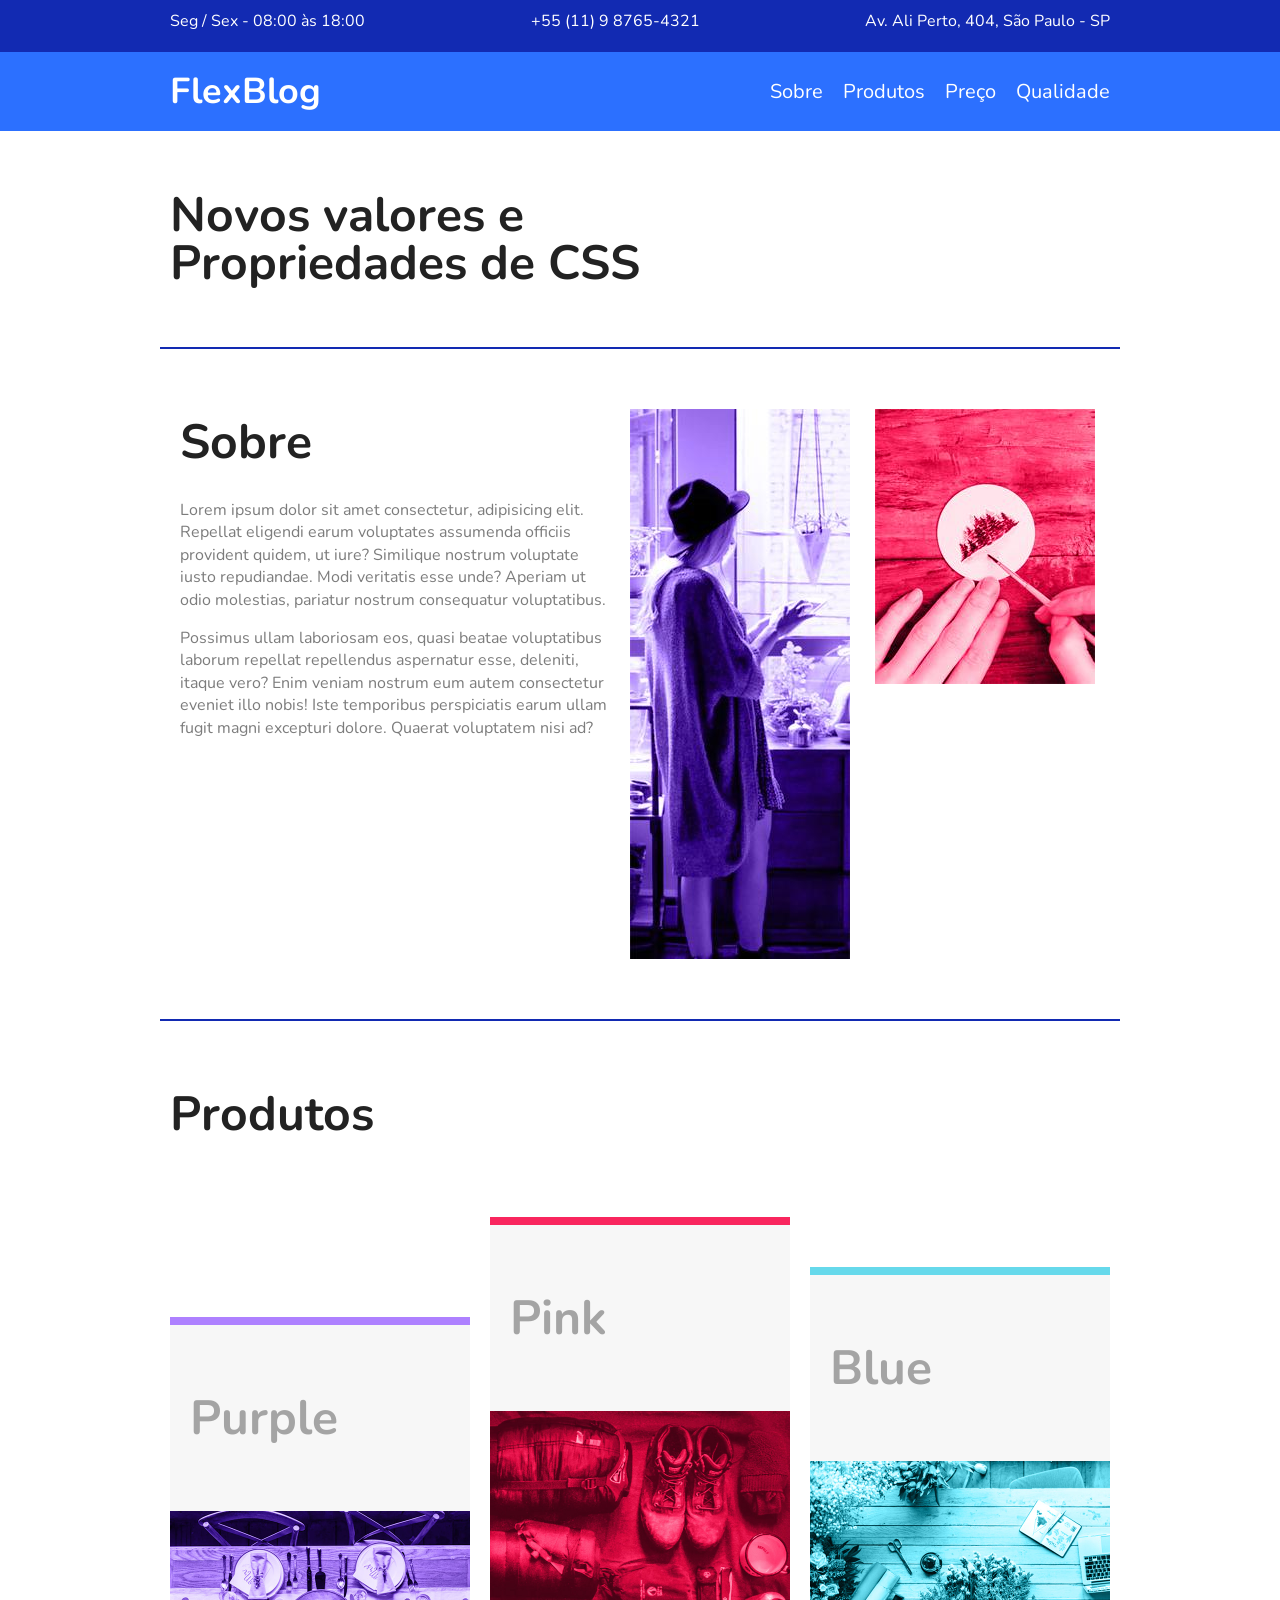
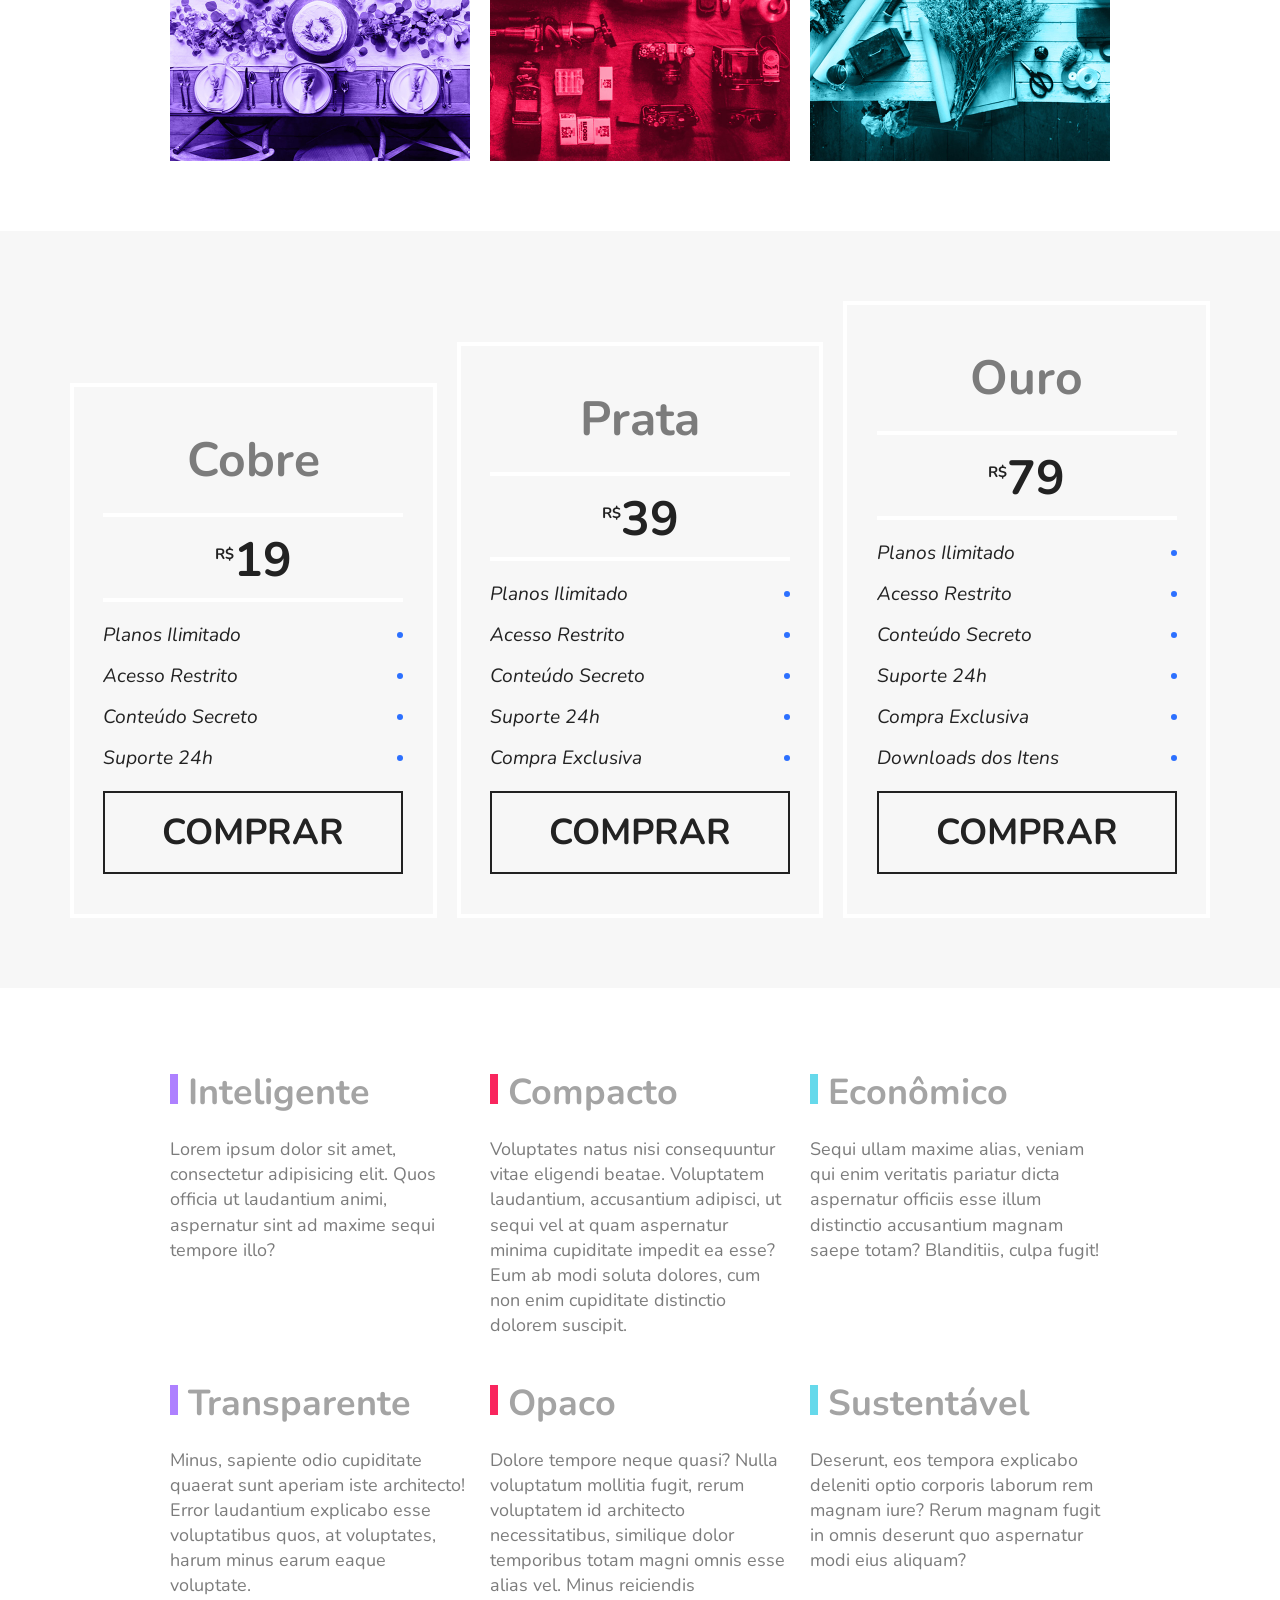
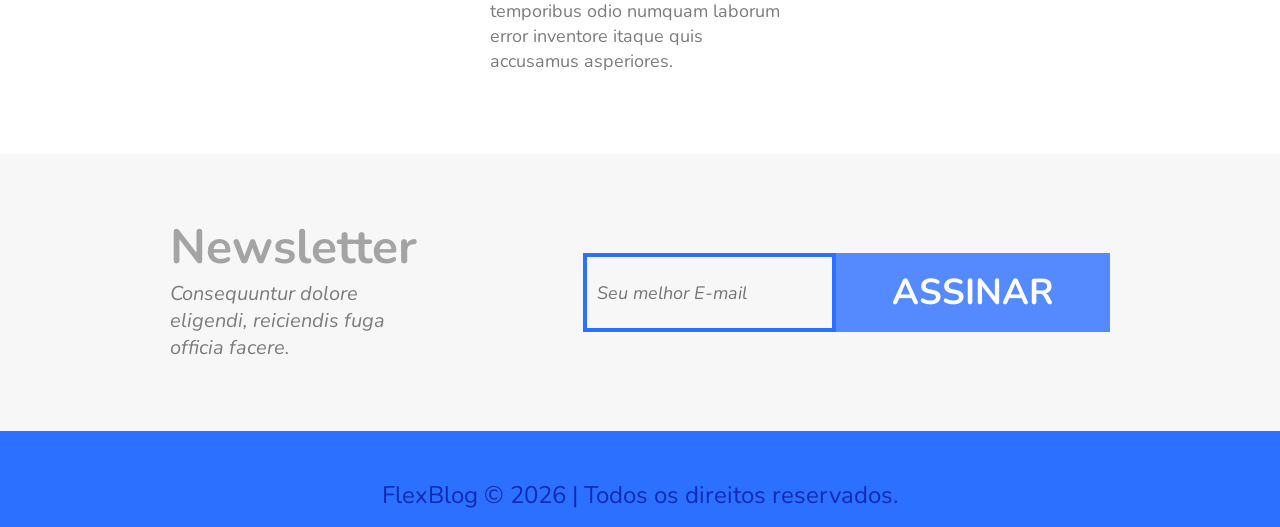
<file: origamid/flexblog/index.html>
<!DOCTYPE html>
<html lang="pt-br">
  <head>
    <meta charset="UTF-8">
    <meta http-equiv="X-UA-Compatible" content="IE=edge">
    <meta name="viewport" content="width=device-width, initial-scale=1.0">
    <link rel="shortcut icon" href="./img/favicon.png" type="image/x-icon">
  
    <!-- SEO -->
    <meta name="description" content="Flexblog">
    <meta name="keywords" content="Flexblog, blog, flex box">
  
    <!-- OG -->
    <meta property="og:title" content="Origamid | Flexblog" />
    <meta property="og:type" content="website" />
  
    <!-- Google Fonts - Nunito -->
    <link rel="preconnect" href="https://fonts.googleapis.com">
    <link rel="preconnect" href="https://fonts.gstatic.com" crossorigin>
    <link href="https://fonts.googleapis.com/css2?family=Nunito:ital,wght@0,400;0,700;1,400&display=swap" rel="stylesheet">

    <!-- AOS CSS -->
    <link href="https://unpkg.com/aos@2.3.1/dist/aos.css" rel="stylesheet">
  
    <!-- CSS -->
    <link rel="preload" href="./css/style.min.css" as="style">
    <link rel="stylesheet" href="./css/style.min.css">
  
    <!-- AOS JS -->
    <script src="https://unpkg.com/aos@2.3.1/dist/aos.js"></script>
  
    <!-- JS -->
    <script type="module" src="./js/script.js" defer></script>
  
    <title>Origamid - Flexblog</title>
  </head>
<body>
  
  <div class="superinfo">
    <div class="container">
      <div class="flex">
        <p class="superinfo__hour">Seg / Sex - 08:00 às 18:00</p>
        <a class="superinfo__tel" href="tel:+5511987654321">+55 (11) 9 8765-4321</a>
        <p class="superinfo__local">Av. Ali Perto, 404, São Paulo - SP</p>
      </div>
    </div>
  </div>

  <header class="navbar">
    <div class="container">
      <div class="flex">
        <div class="navbar__logoBox"><a class="navbar__home" href="./">FlexBlog</a></div>

        <nav class="nav">
          <ul class="flex-wrap">
            <li class="nav__item"><a class="nav__link" href="#about">Sobre</a></li>
            <li class="nav__item"><a class="nav__link" href="#products">Produtos</a></li>
            <li class="nav__item"><a class="nav__link" href="#price">Preço</a></li>
            <li class="nav__item"><a class="nav__link" href="#quality">Qualidade</a></li>
          </ul>
        </nav>
      </div>
    </div>
  </header>

  <h1 class="intro">Novos valores e<br>Propriedades de CSS</h1>

  <div class="container">
    <section id="about" class="about">
      <div class="flex-wrap">
        <div class="about__info">
          <h1 class="about__title">Sobre</h1>
          <p class="about__text">Lorem ipsum dolor sit amet consectetur, adipisicing elit. Repellat eligendi earum voluptates assumenda officiis provident quidem, ut iure? Similique nostrum voluptate iusto repudiandae. Modi veritatis esse unde? Aperiam ut odio molestias, pariatur nostrum consequatur voluptatibus.</p>
          <p class="about__text">Possimus ullam laboriosam eos, quasi beatae voluptatibus laborum repellat repellendus aspernatur esse, deleniti, itaque vero? Enim veniam nostrum eum autem consectetur eveniet illo nobis! Iste temporibus perspiciatis earum ullam fugit magni excepturi dolore. Quaerat voluptatem nisi ad?</p>
        </div>

        <div class="about__img"><img src="./img/sobre1.jpg" alt="Sobre 1"></div>
        <div class="about__img"><img src="./img/sobre2.jpg" alt="Sobre 2"></div>
      </div>
    </section>
  </div>

  <section id="products" class="products">
    <div class="container">
      <h1 class="products__title">Produtos</h1>
      <div class="flex-wrap flex-wrap--end">
        <div class="product__item">
          <h2 class="products__subtitle products__subtitle--purple">Purple</h2>
          <img src="./img/produtos1.jpg" alt="Produtos 1">
        </div>
        <div class="product__item pink">
          <h2 class="products__subtitle products__subtitle--pink">Pink</h2>
          <img src="./img/produtos2.jpg" alt="Produtos 2">
        </div>
        <div class="product__item blue">
          <h2 class="products__subtitle products__subtitle--blue">Blue</h2>
          <img src="./img/produtos3.jpg" alt="Produtos 3">
        </div>
      </div>
    </div>
  </section>

  <section id="price" class="price flex-wrap flex-wrap--end">
    <div class="price__item">
      <h2 class="price__title">Cobre</h2>
      <span class="price__value"><sup>R$</sup>19</span>
      <ul class="price__list">
        <li class="price__benefit">Planos Ilimitado</li>
        <li class="price__benefit">Acesso Restrito</li>
        <li class="price__benefit">Conteúdo Secreto</li>
        <li class="price__benefit">Suporte 24h</li>
      </ul>
      <a class="price__btn" href="#">Comprar</a>
    </div>

    <div class="price__item">
      <h2 class="price__title">Prata</h2>
      <span class="price__value"><sup>R$</sup>39</span>
      <ul class="price__list">
        <li class="price__benefit">Planos Ilimitado</li>
        <li class="price__benefit">Acesso Restrito</li>
        <li class="price__benefit">Conteúdo Secreto</li>
        <li class="price__benefit">Suporte 24h</li>
        <li class="price__benefit">Compra Exclusiva</li>
      </ul>
      <a class="price__btn" href="#" class="btn">Comprar</a>
    </div>

    <div class="price__item">
      <h2 class="price__title">Ouro</h2>
      <span class="price__value"><sup>R$</sup>79</span>
      <ul class="price__list">
        <li class="price__benefit">Planos Ilimitado</li>
        <li class="price__benefit">Acesso Restrito</li>
        <li class="price__benefit">Conteúdo Secreto</li>
        <li class="price__benefit">Suporte 24h</li>
        <li class="price__benefit">Compra Exclusiva</li>
        <li class="price__benefit">Downloads dos Itens</li>
      </ul>
      <a class="price__btn" href="#" class="btn">Comprar</a>
    </div>
  </section>

  <section id="quality" class="quality">
    <div class="quality__item">
      <h2 class="quality__title">Inteligente</h2>
      <p class="quality__text">Lorem ipsum dolor sit amet, consectetur adipisicing elit. Quos officia ut laudantium animi, aspernatur sint ad maxime sequi tempore illo?</p>
    </div>
    <div class="quality__item">
      <h2 class="quality__title">Compacto</h2>
      <p class="quality__text">Voluptates natus nisi consequuntur vitae eligendi beatae. Voluptatem laudantium, accusantium adipisci, ut sequi vel at quam aspernatur minima cupiditate impedit ea esse? Eum ab modi soluta dolores, cum non enim cupiditate distinctio dolorem suscipit.</p>
    </div>
    <div class="quality__item">
      <h2 class="quality__title">Econômico</h2>
      <p class="quality__text">Sequi ullam maxime alias, veniam qui enim veritatis pariatur dicta aspernatur officiis esse illum distinctio accusantium magnam saepe totam? Blanditiis, culpa fugit!</p>
    </div>
    <div class="quality__item">
      <h2 class="quality__title">Transparente</h2>
      <p class="quality__text">Minus, sapiente odio cupiditate quaerat sunt aperiam iste architecto! Error laudantium explicabo esse voluptatibus quos, at voluptates, harum minus earum eaque voluptate.</p>
    </div>
    <div class="quality__item">
      <h2 class="quality__title">Opaco</h2>
      <p class="quality__text">Dolore tempore neque quasi? Nulla voluptatum mollitia fugit, rerum voluptatem id architecto necessitatibus, similique dolor temporibus totam magni omnis esse alias vel. Minus reiciendis temporibus odio numquam laborum error inventore itaque quis accusamus asperiores.</p>
    </div>
    <div class="quality__item">
      <h2 class="quality__title">Sustentável</h2>
      <p class="quality__text">Deserunt, eos tempora explicabo deleniti optio corporis laborum rem magnam iure? Rerum magnam fugit in omnis deserunt quo aspernatur modi eius aliquam?</p>
    </div>
  </section>

  <section class="newsletter">
    <div class="flex-wrap">
      <div class="newsletter__info">
        <h1 class="newsletter__title">Newsletter</h1>
        <p class="newsletter__text">Consequuntur dolore eligendi, reiciendis fuga officia facere.</p>
      </div>

      <form class="newsletter__form flex-wrap" action="">
        <input id="inputNewsletter" class="newsletter__input" type="text" placeholder="Seu melhor E-mail">
        <button class="newsletter__btn">Assinar</button>
      </form>
    </div>
  </section>

  <footer class="footer">
    <p class="footer__text">FlexBlog &copy; <span data-js="yearFooter" class="footer__year">0000</span> | Todos os direitos reservados.</p>
  </footer>
</body>
</html>
</file>
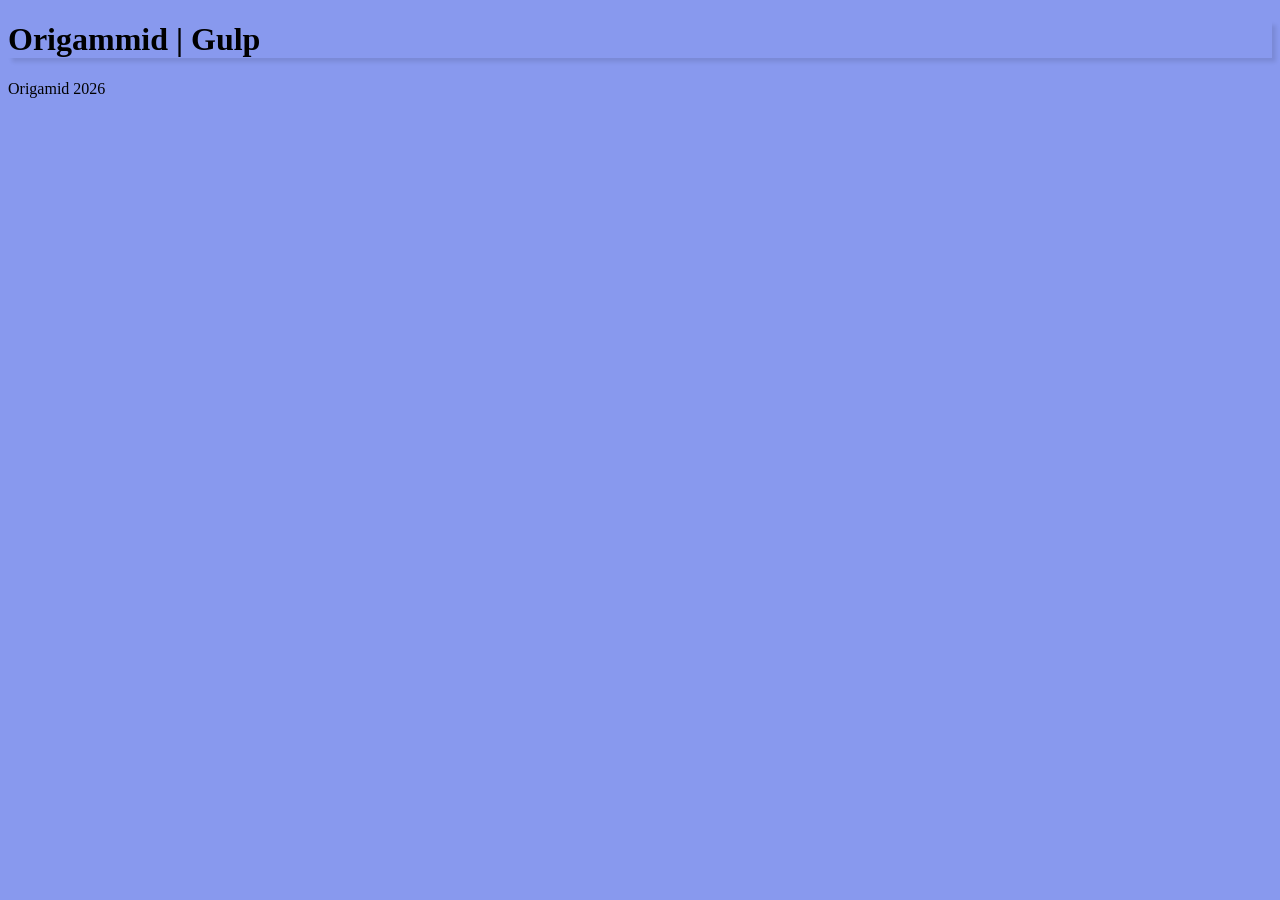
<file: origamid/gulp/index.html>
<!DOCTYPE html>
<html lang="pt-br">
<head>
  <meta charset="UTF-8">
  <meta http-equiv="X-UA-Compatible" content="IE=edge">
  <meta name="viewport" content="width=device-width, initial-scale=1.0">
  <!-- AOS CSS -->
  <link rel="stylesheet" href="./css/plugins/plugins.css" />

  <!-- CSS -->
  <link rel="stylesheet" href="./css/style.css">

  <!-- AOS JS -->
  <script src="./js/plugins/plugins.js"></script> 

  <!-- JS -->
  <script src="./js/script.js" defer></script>
  <title>Origamid - Gulp</title>
</head>
<body>
  <h1 data-aos="fade-up">Origammid | Gulp</h1>
  <p data-aos="fade-right">Origamid <span data-js="yearFooter">0000</span></p>
</body>
</html>
</file>
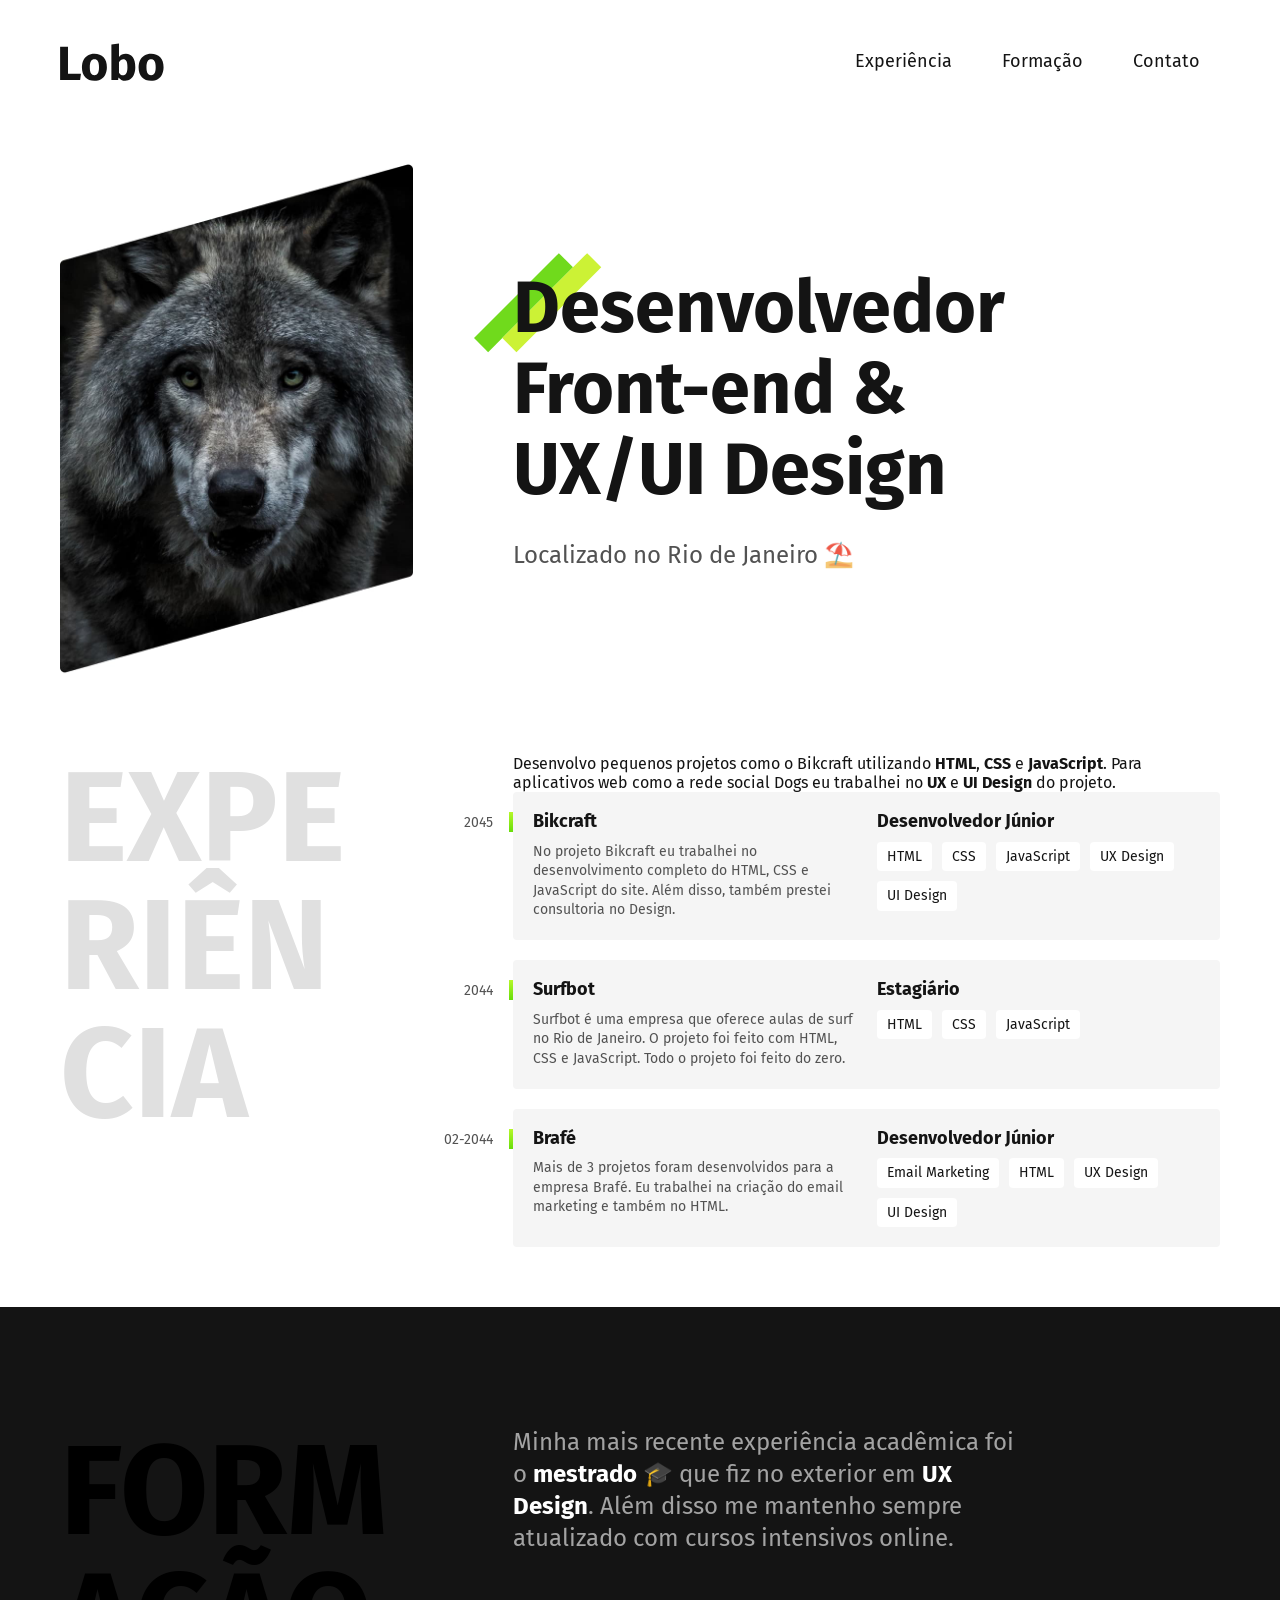
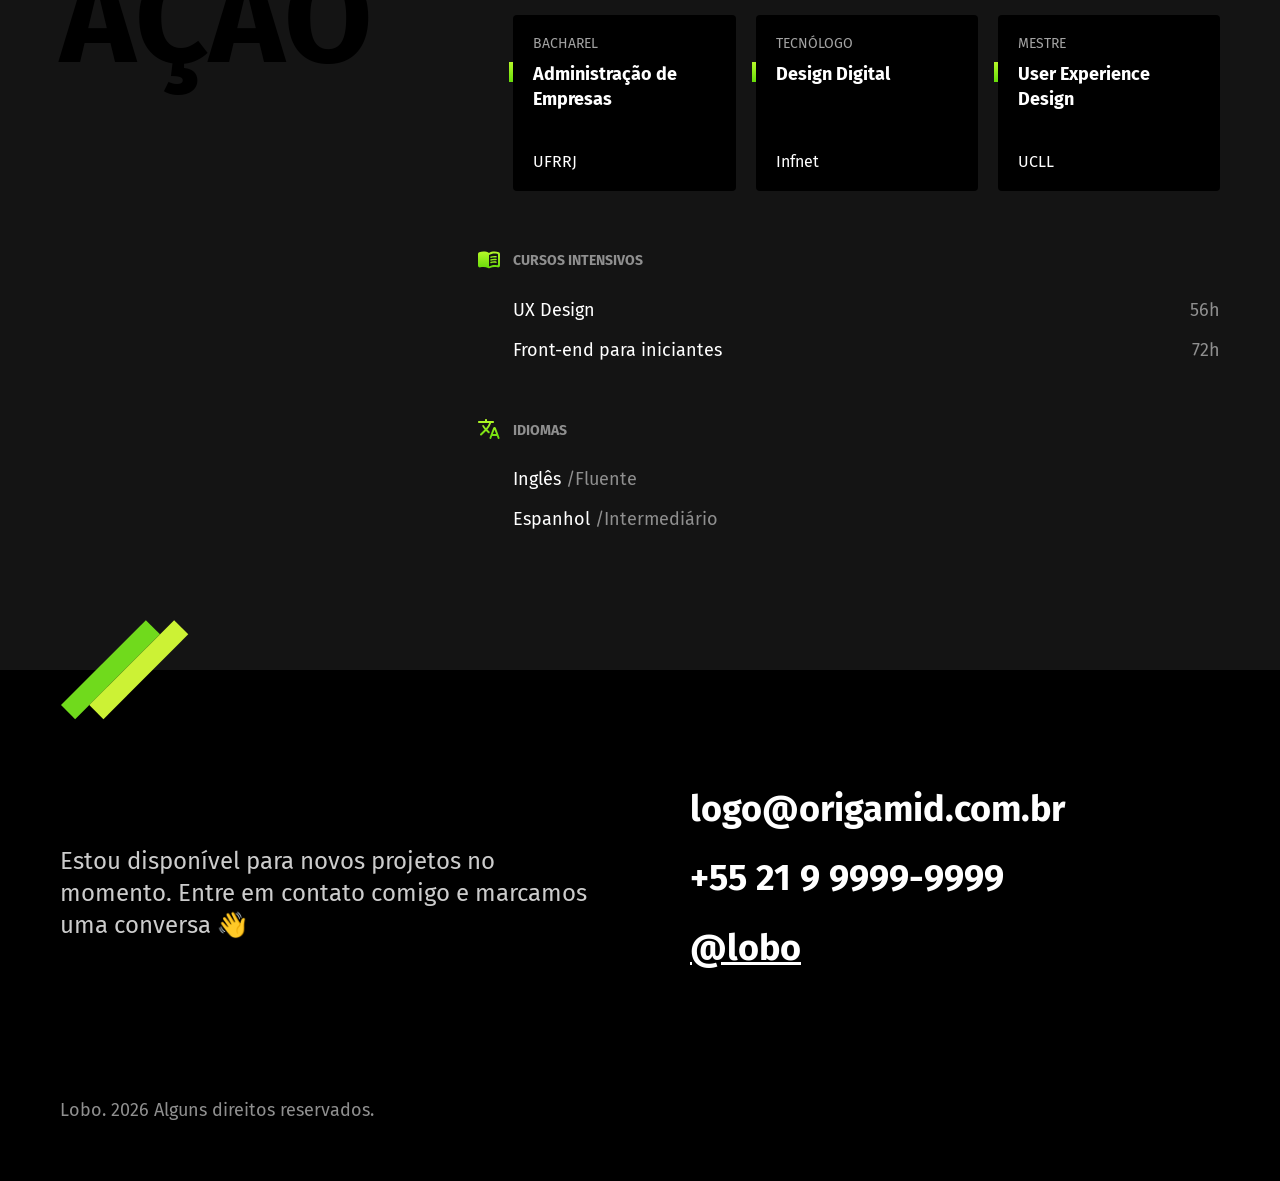
<file: origamid/portfolio/index.html>
<!DOCTYPE html>
<html lang="pt-br">
<head>
  <meta charset="UTF-8">
  <meta http-equiv="X-UA-Compatible" content="IE=edge">
  <meta name="viewport" content="width=device-width, initial-scale=1.0">
  <link rel="shortcut icon" href="./img/details.svg" type="image/x-icon">

  <!-- SEO -->
  <meta name="description" content="Portfolio">
  <meta name="keywords" content="Portfolio, Front-end, UI Design">

  <!-- OG -->
  <meta property="og:title" content="Origamid | Portfolio Desenvolvedor Front-end & UX/UI Designer" />
  <meta property="og:type" content="website" />

  <!-- Google Fonts - Fira Sans -->
  <link rel="preconnect" href="https://fonts.googleapis.com">
  <link rel="preconnect" href="https://fonts.gstatic.com" crossorigin>
  <link href="https://fonts.googleapis.com/css2?family=Fira+Sans:wght@400;700&display=swap" rel="stylesheet">

  <!-- CSS -->
  <link rel="stylesheet" href="./css/style.min.css">

  <!-- JS -->
  <script type="module" src="./js/script.js" defer></script>


  <title>Origamid - Portfolio</title>
</head>
<body>
  <header class="header">
    <img src="./img/logo.svg" alt="Logo" width="104" height="38"/>

    <nav>
      <ul class="header-menu">
        <li><a href="#experience">Experiência</a></li>
        <li><a href="#formation">Formação</a></li>
        <li><a href="#contact">Contato</a></li>
      </ul>
    </nav>
  </header>

  <main class="intro">
    <img src="./img/profile.jpg" alt="Profile" width="360" height="520"/>

    <div>
      <h1>Desenvolvedor<br /> Front-end &<br /> UX/UI Design</h1>
      <p>Localizado no Rio de Janeiro ⛱️</p>
    </div>
  </main>

  <section id="experience" class="experience" aria-label="Experiência">
    <h2 class="subtitle">Experiência</h2>

    <div>
      <p>
        Desenvolvo pequenos projetos como o Bikcraft utilizando <strong>HTML</strong>, <strong>CSS</strong> e <strong>JavaScript</strong>. Para aplicativos web como a rede social Dogs eu trabalhei no <strong>UX</strong> e <strong>UI Design</strong> do projeto.
      </p>

      <div class="company">
        <span class="company-year"><time datetime="2045">2045</time></span>
        <h3 class="company-title">Bikcraft</h3>
        <span class="company-title">Desenvolvedor Júnior</span>
        <p class="company-text">No projeto Bikcraft eu trabalhei no desenvolvimento completo do HTML, CSS e JavaScript do site. Além disso, também prestei consultoria no Design.</p>
        <ul class="company-skills">
          <li>HTML</li>
          <li>CSS</li>
          <li>JavaScript</li>
          <li>UX Design</li>
          <li>UI Design</li>
        </ul>
      </div>

      <div class="company">
        <span class="company-year"><time datetime="2044">2044</time></span>
        <h3 class="company-title">Surfbot</h3>
        <span class="company-title">Estagiário</span>
        <p class="company-text">Surfbot é uma empresa que oferece aulas de surf no Rio de Janeiro. O projeto foi feito com HTML, CSS e JavaScript. Todo o projeto foi feito do zero.</p>
        <ul class="company-skills">
          <li>HTML</li>
          <li>CSS</li>
          <li>JavaScript</li>
        </ul>
      </div>

      <div class="company">
        <span class="company-year"><time datetime="2044-02-02">02-2044</time></span>
        <h3 class="company-title">Brafé</h3>
        <span class="company-title">Desenvolvedor Júnior</span>
        <p class="company-text">Mais de 3 projetos foram desenvolvidos para a empresa Brafé. Eu trabalhei na criação do email marketing e também no HTML.</p>
        <ul class="company-skills">
          <li>Email Marketing</li>
          <li>HTML</li>
          <li>UX Design</li>
          <li>UI Design</li>
        </ul>
      </div>
    </div>
  </section>

  <section id="formation" class="formation" aria-label="Formação">
    <div class="formation-container">
      <h2 class="subtitle">Formação</h2>

      <div>
        <p class="formation-text">
          Minha mais recente experiência acadêmica foi o <strong>mestrado</strong> 🎓 que fiz no exterior em <strong>UX Design</strong>. Além disso me mantenho sempre atualizado com cursos intensivos online. 
        </p>

        <ul class="college-list">
          <li class="college">
            <span class="college-type">Bacharel</span>
            <h3 class="college-course">Administração de Empresas</h3>
            <span class="college-institution">UFRRJ</span>
          </li>
  
          <li class="college">
            <span class="college-type">Tecnólogo</span>
            <h3 class="college-course">Design Digital</h3>
            <span class="college-institution">Infnet</span>
          </li>
  
          <li class="college">
            <span class="college-type">Mestre</span>
            <h3 class="college-course">User Experience Design</h3>
            <span class="college-institution">UCLL</span>
          </li>
        </ul>

        <div class="formation-extra">
          <div class="courses">
            <h3>Cursos Intensivos</h3>
            <ul>
              <li>UX Design <span>56h</span></li>
              <li>Front-end para iniciantes <span>72h</span></li>
            </ul>
          </div>
  
          <div class="languages">
            <h3>Idiomas</h3>
            <ul>
              <li>Inglês <span>/Fluente</span></li>
              <li>Espanhol <span>/Intermediário</span></li>
            </ul>
          </div>
        </div>
      </div>
    </div>
  </section>

  <footer id="contact" class="footer">
    <div class="footer-container">
      <p class="footer-text">
        Estou disponível para novos projetos no momento. Entre em contato comigo e marcamos uma conversa 👋
      </p>

      <ul class="footer-contact">
        <li>logo@origamid.com.br</li>
        <li>+55 21 9 9999-9999</li>
        <li><a href="https://instagram.com" target="_blank">@lobo</a></li>
      </ul>
      <p class="footer-copy">Lobo. <span data-js="yearFooter"></span> Alguns direitos reservados.</p>
    </div>
  </footer>
</body>
</html>
</file>
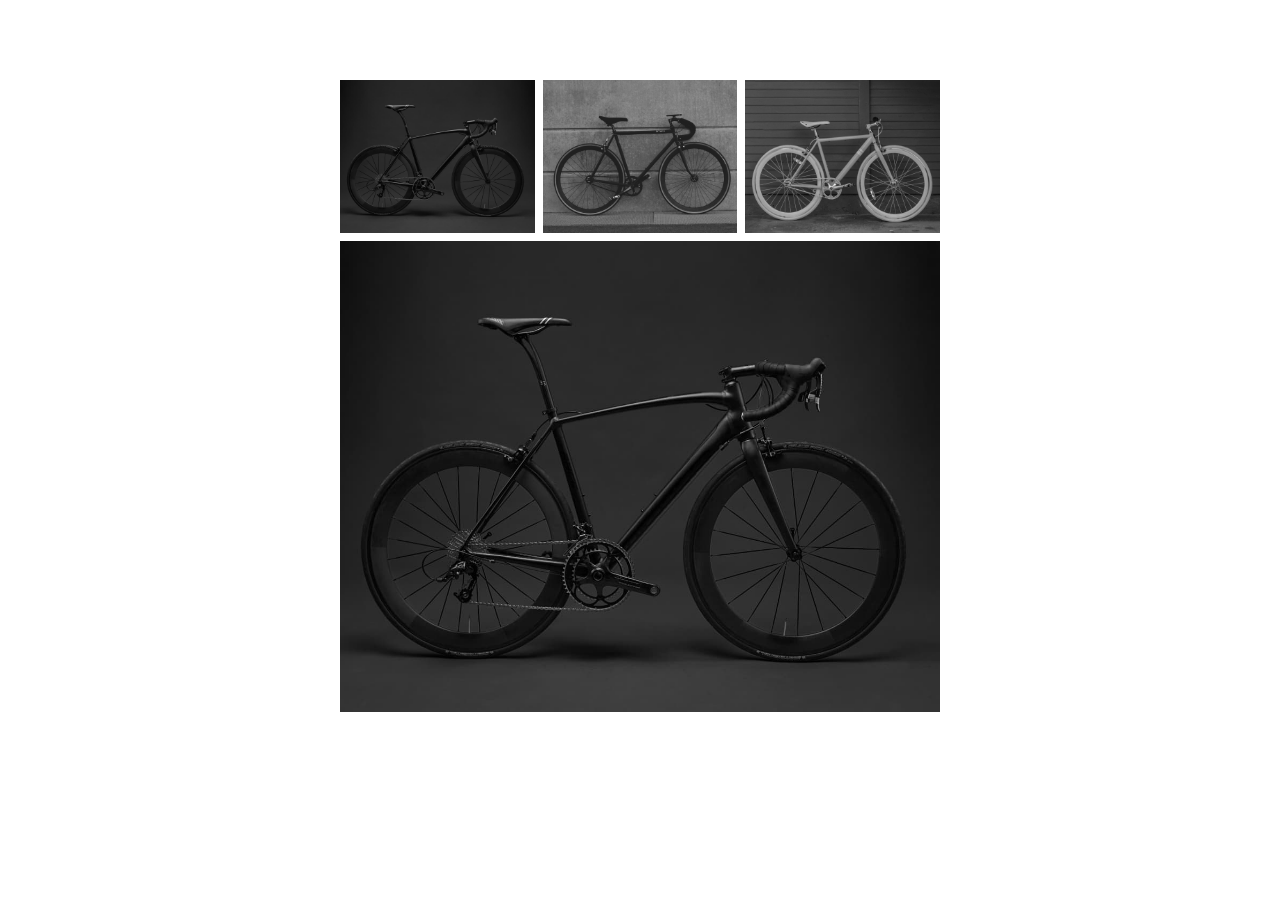
<file: origamid/slide/index.html>
<!DOCTYPE html>
<html lang="en">
<head>
  <meta charset="UTF-8">
  <meta http-equiv="X-UA-Compatible" content="IE=edge">
  <meta name="viewport" content="width=device-width, initial-scale=1.0">
  <link rel="stylesheet" href="style.css">
  <script src="script.js" defer></script>
  <title>Document</title>
</head>
<body>
  <div id="gallery">
    <ul>
      <li><img src="./img/img1.jpg" alt="" /></li>
      <li><img src="./img/img2.jpg" alt="" /></li>
      <li><img src="./img/img3.jpg" alt="" /></li>
    </ul>

    <img data-js="main-image" src="./img/img1.jpg" alt="" />
  </div>
</body>
</html>
</file>
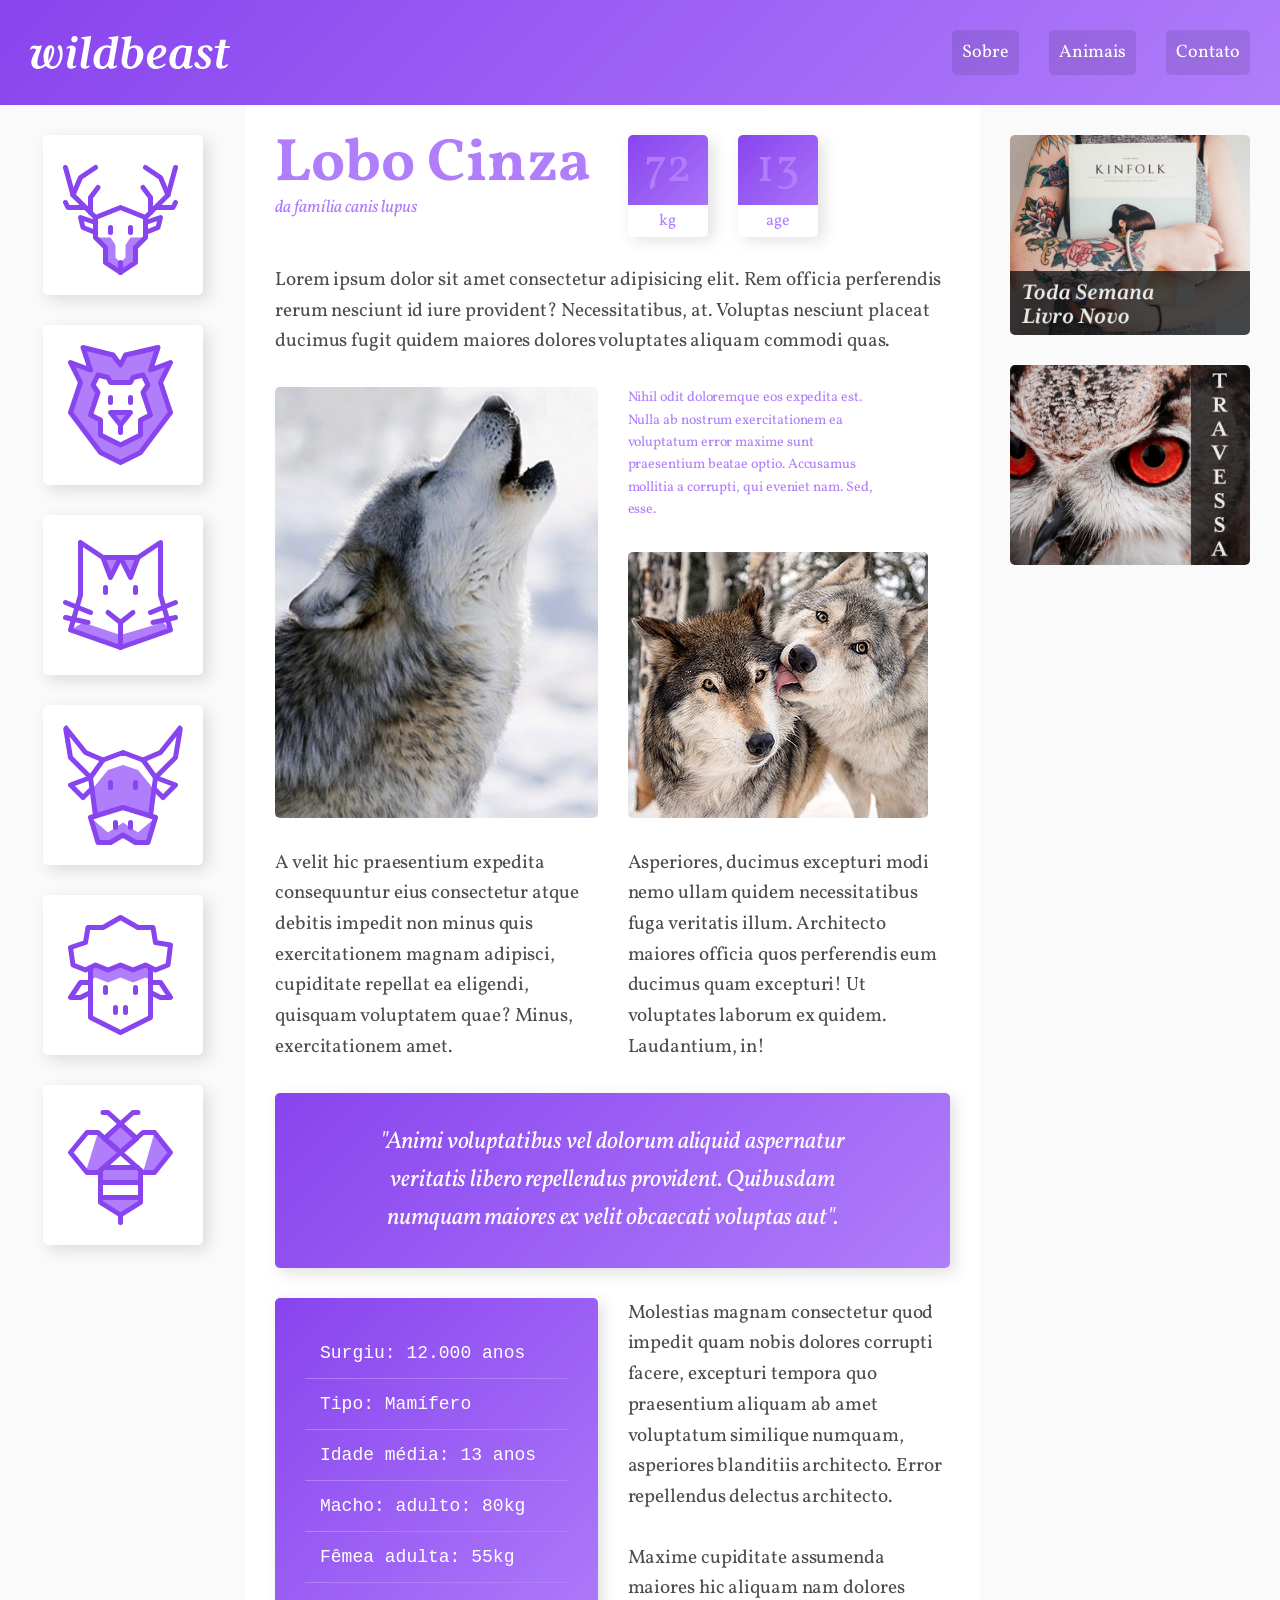
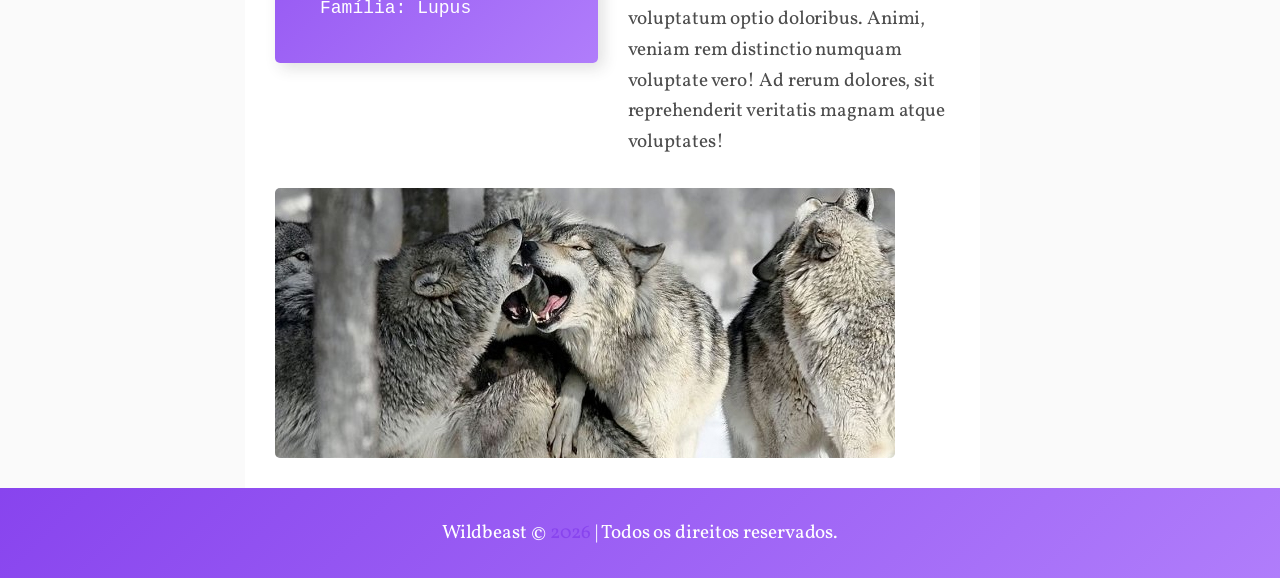
<file: origamid/wildbeast/index.html>
<!DOCTYPE html>
<html lang="pt-br">
  <head>
    <meta charset="UTF-8">
    <meta http-equiv="X-UA-Compatible" content="IE=edge">
    <meta name="viewport" content="width=device-width, initial-scale=1.0">
    <link rel="shortcut icon" href="./img/favicon.svg" type="image/x-icon">
    <link rel="icon" href="./img/favicon.svg" type="image/svg+xml">
  
    <!-- SEO -->
    <meta name="description" content="Wildbeast">
    <meta name="keywords" content="Wildbeast, blog, CSS Grid">
  
    <!-- OG -->
    <meta property="og:title" content="Origamid | Wildbeast" />
    <meta property="og:type" content="website" />
  
    <!-- Google Fonts - Vollkorn -->
    <link rel="preconnect" href="https://fonts.googleapis.com">
    <link rel="preconnect" href="https://fonts.gstatic.com" crossorigin>
    <link href="https://fonts.googleapis.com/css2?family=Vollkorn:ital,wght@0,400;0,700;1,400&display=swap" rel="stylesheet">

    <!-- AOS CSS -->
    <link href="https://unpkg.com/aos@2.3.1/dist/aos.css" rel="stylesheet">
  
    <!-- CSS -->
    <link rel="preload" href="./css/style.min.css" as="style">
    <link rel="stylesheet" href="./css/style.min.css">
  
    <!-- AOS JS -->
    <script src="https://unpkg.com/aos@2.3.1/dist/aos.js"></script>
  
    <!-- JS -->
    <script type="module" src="./js/script.js" defer></script>
  
    <title>Origamid - Wildbeast</title>
  </head>
<body>
  <div class="structure">
    <header class="header">
      <a href="./" class="header__logo"><img src="./img/wildbeast.svg" alt="Wildbeast"></a>

      <nav class="nav">
        <ul class="nav__list">
          <li class="nav__item"><a class="nav__link" href="#">Sobre</a></li>
          <li class="nav__item"><a class="nav__link" href="#">Animais</a></li>
          <li class="nav__item"><a class="nav__link" href="#">Contato</a></li>
        </ul>
      </nav>
    </header>

    <nav class="sidenav">
      <ul class="sidenav__list">
        <li class="sidenav__item"><a class="sidenav__link" href=""><img src="./img/icones/cervo.svg" alt="Cervo"></a></li>
        <li class="sidenav__item"><a class="sidenav__link" href=""><img src="./img/icones/leao.svg" alt="Leão"></a></li>
        <li class="sidenav__item"><a class="sidenav__link" href=""><img src="./img/icones/gato.svg" alt="Gato"></a></li>
        <li class="sidenav__item"><a class="sidenav__link" href=""><img src="./img/icones/vaca.svg" alt="Vaca"></a></li>
        <li class="sidenav__item"><a class="sidenav__link" href=""><img src="./img/icones/ovelha.svg" alt="Ovelha"></a></li>
        <li class="sidenav__item"><a class="sidenav__link" href=""><img src="./img/icones/abelha.svg" alt="Abelha"></a></li>
      </ul>
    </nav>

    <main class="content">
      <div class="title-box">
        <h1 class="title-main">Lobo Cinza</h1>
        <span class="span-main">da família canis lupus</span>
      </div>

      <div class="characteristics">
        <div>
          <span class="characteristics__number">72</span>
          <span class="characteristics__label">kg</span>
        </div>
        <div>
          <span class="characteristics__number">13</span>
          <span class="characteristics__label">age</span>
        </div>
      </div>


      <p class="col-wide">Lorem ipsum dolor sit amet consectetur adipisicing elit. Rem officia perferendis rerum nesciunt id iure provident? Necessitatibus, at. Voluptas nesciunt placeat ducimus fugit quidem maiores dolores voluptates aliquam commodi quas.</p>

      <img class="row-tall" src="./img/wolf1.jpg" alt="Wolf"/>
      <p class="emphasis">Nihil odit doloremque eos expedita est. Nulla ab nostrum exercitationem ea voluptatum error maxime sunt praesentium beatae optio. Accusamus mollitia a corrupti, qui eveniet nam. Sed, esse.</p>
      
      <img class="img-2" src="./img/wolf2.jpg" alt="Wolf"/>
      <p>A velit hic praesentium expedita consequuntur eius consectetur atque debitis impedit non minus quis exercitationem magnam adipisci, cupiditate repellat ea eligendi, quisquam voluptatem quae? Minus, exercitationem amet.</p>
      <p>Asperiores, ducimus excepturi modi nemo ullam quidem necessitatibus fuga veritatis illum. Architecto maiores officia quos perferendis eum ducimus quam excepturi! Ut voluptates laborum ex quidem. Laudantium, in!</p>

      <blockquote class="blockquote col-wide">
        <p>"Animi voluptatibus vel dolorum aliquid aspernatur veritatis libero repellendus provident. Quibusdam numquam maiores ex velit obcaecati voluptas aut".</p>
      </blockquote>

      <ul class="attributes">
        <li>Surgiu: 12.000 anos</li>
        <li>Tipo: Mamífero</li>
        <li>Idade média: 13 anos</li>
        <li>Macho: adulto: 80kg</li>
        <li>Fêmea adulta: 55kg</li>
        <li>Família: Lupus</li>
      </ul>

      <div class="informations">
        <p>Molestias magnam consectetur quod impedit quam nobis dolores corrupti facere, excepturi tempora quo praesentium aliquam ab amet voluptatum similique numquam, asperiores blanditiis architecto. Error repellendus delectus architecto.</p>
        <p>Maxime cupiditate assumenda maiores hic aliquam nam dolores voluptatum optio doloribus. Animi, veniam rem distinctio numquam voluptate vero! Ad rerum dolores, sit reprehenderit veritatis magnam atque voluptates!</p>
      </div>

      <img class="col-wide" src="./img/wolf3.jpg" alt="Wolf"/>
    </main>

    <aside class="anuncio">
      <div class="adverts__item">
        <img src="./img/anuncio-1.jpg" alt="Anúncio 1"/>
      </div>
      <div class="adverts__item">
        <img src="./img/anuncio-2.jpg" alt="Anúncio 2"/>
      </div>
    </aside>
    
    <footer class="footer">
      <p class="footer__text">Wildbeast &copy; <span data-js="yearFooter" class="footer__year">0000</span> | Todos os direitos reservados.</p>
    </footer>
  </div>
</body>
</html>
</file>
<file: curso_css_yt_2024/1_base/styles.css>
/* 1 - Inline, head, externo e Comentários */
body {
  margin-bottom: 1500px;
}

/* 2 - Sintaxe básica */
p {
  font-family: Arial, sans-serif; /* Define a família da fonte */
  line-height: 1.6; /* Define a altura da linha */
  margin-bottom: 20px; /* Define a margem inferior para separação */
}

/* 3 - Seletores comuns */
/* Selecionando elementos pela tag */
h2 {
  color: blue;
}

/* Selecionando elementos pela classe */
.paragrafo {
  font-size: 16px;
}

/* Selecionando elementos pelo ID */
#destaque {
  background-color: yellow;
}

/* 4 - Propriedades de texto */
.basic-text {
  font-family: Arial, sans-serif;
  font-size: 16px;
  color: #333;
}

.styled-text {
  font-family: "Times New Roman", serif;
  font-size: 18px;
  font-weight: normal;
  color: #000080; /* Um azul marinho */
}

.weighty-text {
  font-family: Verdana, sans-serif;
  font-size: 16px;
  font-weight: bold; /* Texto em negrito */
  color: #d2691e; /* Um marrom chocolate */
}

.fancy-text {
  font-family: Georgia, serif;
  font-size: 20px;
  color: #2e8b57; /* Uma cor verde mar */
  text-align: center; /* Centraliza o texto */
  line-height: 1.5; /* Espaçamento entre linhas */
  text-transform: uppercase; /* Transforma o texto em maiúsculas */
}

/* 5 - Fundamentos das cores */
.hex-color {
  color: #ff6347; /* Um tom de vermelho tomate */
}

.rgb-color {
  color: rgb(34, 139, 34); /* Um verde floresta usando RGB */
}

/* Hue, Saturation, Lightness */
.hsl-color {
  color: hsl(240, 100%, 50%); /* Um azul brilhante usando HSL */
}

.rgba-color {
  color: rgba(255, 99, 71, 0.5); /* Vermelho tomate com 50% de opacidade */
  background-color: #000; /* Fundo preto para destacar a opacidade */
}

.hsla-color {
  color: hsla(120, 100%, 50%, 0.3); /* Verde com 30% de opacidade */
  background-color: #fff; /* Fundo branco para destacar a opacidade */
}

/* 6 - Estilização de links */
.simple-link {
  text-decoration: none; /* Remove o sublinhado */
  color: #0000ff; /* Cor azul padrão para links */
}

.fancy-link {
  text-decoration: underline; /* Mantém o sublinhado para destacar o link */
  color: #8a2be2; /* Uma cor violeta */
  font-style: italic; /* Texto em itálico */
}

.hover-link {
  text-decoration: none;
  color: #ff4500; /* Um laranja forte */
  transition: color 0.3s; /* Suaviza a transição da cor */
}

.hover-link:hover {
  color: #32cd32; /* Muda para verde quando o mouse passa sobre o link */
}

.bold-link {
  text-decoration: underline dotted; /* Sublinhado pontilhado */
  color: #2f4f4f; /* Um cinza escuro */
  font-weight: bold; /* Aumenta o peso da fonte para negrito */
}

/* 7 - Box Model */
.width-height {
  width: 200px;
  height: 100px;
  border: 2px solid #000; /* Borda preta para visualização */
  background-color: #ff6347; /* Tomate */
}

.padding-example {
  width: 200px;
  height: 100px;
  padding-top: 20px; /* Preenchimento no topo */
  padding-right: 30px; /* Preenchimento à direita */
  padding-bottom: 20px; /* Preenchimento embaixo */
  padding-left: 30px; /* Preenchimento à esquerda */
  border: 2px solid #000; /* Borda preta para visualização */
  background-color: #4682b4; /* Aço Azul */
}

.margin-example {
  width: 200px;
  height: 100px;
  margin: 30px; /* Margem uniforme ao redor */
  border: 2px solid #000; /* Borda preta para visualização */
  background-color: #32cd32; /* Verde Limão */
}

.complete-box {
  width: 200px;
  height: 100px;
  padding: 15px; /* Preenchimento uniforme ao redor */
  margin-top: 15px; /* Margem no topo */
  margin-right: 25px; /* Margem à direita */
  margin-bottom: 15px; /* Margem embaixo */
  margin-left: 25px; /* Margem à esquerda */
  border: 5px solid #8b4513; /* Borda marrom */
  background-color: #ffd700; /* Ouro */
  box-sizing: border-box; /* A borda e o padding são incluídos nas dimensões totais */
}

/* 8 - Positions */
.static-example {
  position: static;
  background-color: #90ee90; /* Cor light green */
  border: 2px solid black;
}

.relative-example {
  position: relative;
  top: 20px;
  left: 20px;
  background-color: #add8e6; /* Cor light blue */
  border: 2px solid black;
}

.absolute-example {
  position: absolute;
  top: 40px;
  left: 150px;
  background-color: #ffb6c1; /* Cor light pink */
  border: 2px solid black;
}

.fixed-example {
  position: fixed;
  top: 20px;
  right: 20px;
  background-color: #afeeee; /* Cor pale turquoise */
  border: 2px solid black;
}

.sticky-example {
  position: -webkit-sticky; /* Necessário para suporte Safari */
  position: sticky;
  top: 0;
  background-color: #dda0dd; /* Cor plum */
  border: 2px solid black;
}

.relative-container {
  position: relative;
  height: 100px;
  margin-top: 300px; /* Espaço para visualização clara */
  background-color: #f0e68c; /* Cor khaki */
  border: 2px solid black;
}

.absolute-inside-relative {
  position: absolute;
  top: 10px;
  left: 10px;
  width: 50%;
  background-color: #ffdead; /* Navajo White */
  border: 2px solid black;
}

/* 9 - Introdução ao flexbox */
.flex-container {
  display: flex; /* Ativa o Flexbox */
  border: 2px solid #333; /* Adiciona uma borda para visualizar o contêiner */
  padding: 10px;
  height: 1000px;
}

.flex-item {
  width: 100px; /* Largura fixa para os itens para diferenciar */
  margin: 5px; /* Margem entre os itens */
  padding: 10px;
  border: 1px solid blue; /* Borda para visualizar os itens */
}

/* Alinhamento */
.flex-container {
  justify-content: flex-start; /* Alinha itens ao início do contêiner */
}

.flex-container {
  justify-content: center; /* Centraliza os itens horizontalmente */
  align-items: center; /* Centraliza os itens verticalmente */
}

/* Flexibilidade */
.flex-item {
  flex: 1;
}

/* Layout de coluna */
.flex-container {
  flex-direction: column;
}
</file>
<file: curso_css_yt_2024/2_projeto_cards/styles.css>
body,
html {
  height: 100%;
  margin: 0;
  display: flex;
  justify-content: center;
  align-items: center;
  background-color: #f0f0f0;
  font-family: Helvetica;
}

.card-container {
  display: flex;
  justify-content: center;
  gap: 20px;
}

.user-card {
  display: flex;
  align-items: center;
  background-color: white;
  border: 1px solid #ccc;
  border-radius: 10px;
  box-shadow: 0 2px 5px rgba(0, 0, 0, 0.2);
  padding: 10px 25px;
  min-width: 355px;
}

.user-image {
  width: 100px;
  height: 100px;
  border-radius: 50%;
  margin-right: 10px;
}

.user-info {
  padding: 10px;
}

.user-info h2,
.user-info p {
  margin: 15px 0;
}

.user-info p {
  background-color: #f0f0f0;
  padding: 8px;
  border-radius: 5px;
}

.social-links {
  display: flex;
  gap: 10px;
}

.social-icon {
  display: flex;
  align-items: center;
  justify-content: center;
  width: 40px;
  height: 40px;
  border-radius: 50%;
  color: white;
  background-color: #007bff;
  text-decoration: none;
  font-size: 20px;
}

.social-icon:hover {
  background-color: #0056b3;
}

.facebook {
  background-color: #3b5998;
}

.instagram {
  background-color: #e1306c;
}

.linkedin {
  background-color: #0077b5;
}
</file>
<file: curso_css_yt_2024/3_recursos_avancados/styles.css>
body {
  margin-bottom: 1000px;
}

/* 1 - Estilos para lista */
.lista-pontos {
  list-style-type: circle; /* Utilizando um estilo de ponto circular */
}

.lista-numerica {
  list-style-type: decimal; /* Números decimais padrão */
  color: blue; /* Apenas para destacar o texto */
  margin-left: 20px; /* Espaço para alinhamento visual */
}

.lista-imagem {
  margin-left: 100px;
  list-style-type: none; /* Removendo o estilo padrão */
  list-style-image: url("img/circle.png");
  padding-left: 0; /* Removendo padding padrão para ajuste visual */
}

/* 2 - unidades de medida */
.container {
  width: 80%; /* Largura do container em porcentagem do elemento pai */
  margin: auto; /* Centralizando na página */
  border: 2px solid #000; /* Borda para visualização clara */
  padding: 20px; /* Espaço interno */
}

.pixel-box {
  width: 200px; /* Largura fixa em pixels */
  height: 100px; /* Altura fixa em pixels */
  background-color: lightblue; /* Cor de fundo */
  border: 1px solid navy; /* Borda para diferenciar */
  margin-bottom: 10px; /* Espaço abaixo da caixa */
}

.percent-box {
  width: 50%; /* Largura em porcentagem relativa ao container */
  height: 50px; /* Altura fixa */
  background-color: lightgreen; /* Cor de fundo */
  border: 1px solid darkgreen; /* Borda para diferenciar */
}

.em-text {
  font-size: 2em; /* Tamanho do texto em em */
  /* 1em = tamanho do font-size do elemento pai (aqui é o .container) */
  color: darkred; /* Cor do texto */
}

.rem-text {
  font-size: 1.5rem; /* Tamanho do texto em rem */
  /* 1rem = tamanho do font-size do elemento raiz (html), normalmente 16px */
  color: darkblue; /* Cor do texto */
}

/* 3 - Pseudo-classes e Pseudo-elementos */
.styled-list {
  list-style-type: none; /* Remove o marcador padrão */
  margin: 0;
  padding: 0;
}

.styled-list li:first-child {
  color: red; /* Texto vermelho para o primeiro item da lista */
}

.styled-list li::before {
  content: "• "; /* Adiciona um marcador personalizado antes do texto */
  color: blue; /* Cor azul para o marcador */
}

.hover-box {
  width: 200px;
  height: 100px;
  background-color: #eee;
  line-height: 100px;
  text-align: center;
  transition: background-color 0.3s, transform 0.3s; /* Suavização na transição de cores e transformação */
}

.hover-box:hover {
  background-color: #ccc; /* Cor de fundo alterada quando o mouse passa sobre o elemento */
  transform: scale(
    1.1
  ); /* Aumenta o tamanho do box quando o mouse está sobre ele */
}

/* 4 - Gradient - degrade */
.linear-gradient-box {
  height: 100px;
  color: white;
  display: flex;
  align-items: center;
  justify-content: center;
  background-image: linear-gradient(
    to right,
    red,
    orange,
    yellow,
    green,
    blue,
    indigo,
    violet
  );
  /* Cria um gradiente linear do vermelho ao violeta da esquerda para a direita */
}

.radial-gradient-box {
  height: 100px;
  color: white;
  display: flex;
  align-items: center;
  justify-content: center;
  background-image: radial-gradient(circle, red, yellow, green);
  /* Cria um gradiente radial que começa no centro como vermelho e se expande para amarelo e verde */
}

.multiple-gradients-box {
  height: 100px;
  color: white;
  display: flex;
  align-items: center;
  justify-content: center;
  background-image: linear-gradient(
      to left,
      rgba(255, 0, 0, 0.8),
      rgba(255, 0, 0, 0)
    ),
    radial-gradient(circle at top, rgba(0, 0, 255, 0.8), rgba(0, 0, 255, 0));
  /* Combina um gradiente linear e radial com transparência para criar um efeito visual complexo */
}

/* 5 - Box Shadow e Text Shadow */
.box-shadow-example {
  width: 300px;
  height: 100px;
  background-color: #f0f0f0;
  box-shadow: 10px 10px 20px grey; /* Horizontal offset, vertical offset, blur radius, color */
  margin: 20px;
  display: flex;
  align-items: center;
  justify-content: center;
  border-radius: 8px;
}

.text-shadow-example {
  font-size: 24px;
  text-shadow: 4px 4px 5px rgba(0, 0, 0, 0.5); /* Horizontal offset, vertical offset, blur radius, color */
  margin: 20px;
}

.multiple-box-shadows {
  width: 300px;
  height: 100px;
  background-color: #f0f0f0;
  box-shadow: 3px 3px 5px rgba(0, 0, 0, 0.3),
    -3px -3px 5px rgba(256, 256, 256, 0.5); /* Two shadows: one darker, one lighter */
  margin: 20px;
  display: flex;
  align-items: center;
  justify-content: center;
  border-radius: 8px;
}

/* 6 - z index */
.z-index-box {
  position: relative;
  height: 300px;
}

.box {
  width: 300px;
  height: 100px;
  position: absolute;
  display: flex;
  align-items: center;
  justify-content: center;
  border: 1px solid black; /* Adicionado para visualização clara dos limites */
}

.background {
  background-color: #ddd;
  top: 20px;
  left: 20px;
  z-index: 1; /* Mais ao fundo */
}

.middle {
  background-color: #bbb;
  top: 40px;
  left: 40px;
  z-index: 2; /* Meio */
}

.foreground {
  background-color: #999;
  top: 60px;
  left: 60px;
  z-index: 3; /* Mais ao frente */
}

/* 7 - Variaveis */
:root {
  --main-color: #4caf50; /* Cor principal para uso em texto e fundo */
  --padding-value: 10px; /* Padding uniforme para uso em vários elementos */
  --text-color: #ffffff; /* Cor do texto a ser usado contra fundos escuros */
}

.content {
  padding: var(--padding-value);
  border: 1px solid #ccc;
}

.text {
  background-color: var(--main-color);
  color: var(--text-color);
  padding: var(--padding-value);
}

.button {
  background-color: var(--main-color);
  color: var(--text-color);
  border: none;
  padding: var(--padding-value);
  cursor: pointer;
}

/* 8 - Grid */
.grid-container {
  display: grid;
}
.grid-item {
  border: 1px solid black;
  padding: 20px;
  text-align: center;
}

/* Definição de colunas */
.grid-container {
  display: grid;
  grid-template-columns: 1fr 1fr 1fr; /* Cria três colunas iguais */
}

/* Espaçamento entre colunas */
.grid-container {
  grid-gap: 10px; /* Adiciona um espaçamento entre as células do grid */
}

/* Áreas do grid */
.grid-container-area {
  display: grid;
  grid-template-columns: 1fr 3fr; /* Divide o grid em duas colunas */
  grid-template-rows: auto 1fr auto; /* Divide o grid em três linhas com alturas auto para o cabeçalho e o rodapé, e 1fr para o conteúdo */
  grid-gap: 10px; /* Espaço entre as células do grid */
  height: 100vh; /* Altura total da viewport */
}

.header {
  grid-column: 1 / -1; /* O cabeçalho se estende por todas as colunas */
  background-color: #f0f0f0;
  padding: 10px;
  text-align: center;
}

.main-content {
  grid-column: 2; /* O conteúdo principal ocupa a segunda coluna */
  grid-row: 2; /* O conteúdo principal está na segunda linha */
  background-color: #fff;
  padding: 20px;
}

.sidebar {
  grid-column: 1; /* A barra lateral ocupa a primeira coluna */
  grid-row: 2; /* A barra lateral está na segunda linha */
  background-color: #eee;
  padding: 20px;
}

.footer {
  grid-column: 1 / -1; /* O rodapé se estende por todas as colunas */
  background-color: #ccc;
  padding: 10px;
  text-align: center;
}
</file>
<file: curso_css_yt_2024/4_projeto_tela_produto/styles.css>
body {
  margin: 0;
  font-family: Helvetica, sans-serif;
}

/* Cabeçalho */
.header {
  padding: 10px 50px;
  background-color: #fff;
  box-shadow: 0 2px 4px rgba(0, 0, 0, 0.1);
  margin-bottom: 40px;
}

.nav-container {
  width: 1200px;
  margin: 0 auto;
  display: flex;
  justify-content: space-between;
  align-items: center;
  padding: 10px 0;
}

.nav-links {
  list-style: none;
  display: flex;
  gap: 20px;
  margin: 0;
  padding: 0;
}

.nav-links li a {
  text-decoration: none;
  color: #000;
  font-weight: bold;
  transition: 0.4s;
}

#logo {
  height: 30px;
}

.header-icons {
  display: flex;
  align-items: center;
  gap: 20px;
  cursor: pointer;
}

.header-icons i {
  transition: 0.4s;
}

.nav-links li a:hover,
.header-icons i:hover {
  color: #ccc;
}

.icon {
  width: 24px;
  height: 24px;
  display: inline-block;
  background-size: contain;
  background-repeat: no-repeat;
}

/* Detalhes produto */
.product-container {
  display: flex;
  max-width: 1200px;
  margin: 0 auto;
  padding: 20px 0;
  box-sizing: border-box;
}

.product-image {
  flex: 3;
  padding-right: 20px;
}

.product-image img {
  max-width: 100%;
  height: auto;
  display: block;
}

.product-details {
  flex: 2;
  padding-left: 20px;
}

.product-title {
  font-size: 24px;
  margin-bottom: 10px;
}

.product-rating-and-reviews {
  display: flex;
  align-items: center;
  margin-bottom: 10px;
}

.product-rating i {
  color: #f8ce0b;
}

.reviews-count {
  margin-left: 10px;
  font-size: 14px;
}

.product-price {
  font-size: 20px;
  font-weight: bold;
  margin-bottom: 20px;
}

.product-colors h3 {
  font-size: 18px;
  margin-bottom: 10px;
}

.color-list {
  list-style: none;
  padding: 0;
  margin: 0;
  display: flex;
}

.color-option {
  width: 24px;
  height: 24px;
  border-radius: 50%;
  margin-right: 10px;
  cursor: pointer;
  border: 2px solid transparent;
}

.color-option:hover {
  border: 2px solid #ccc;
}

.color-option[data-color="Dark Navy"] {
  background-color: #000080;
}
.color-option[data-color="Black"] {
  background-color: #000;
}
.color-option[data-color="Grey"] {
  background-color: #808080;
}

.product-sizes {
  margin-bottom: 20px;
}

.product-sizes h3 {
  font-size: 18px;
  margin-bottom: 10px;
}

.product-sizes select {
  padding: 5px;
  font-size: 16px;
}

.add-to-cart-btn {
  background-color: #000;
  color: #fff;
  padding: 10px 20px;
  font-size: 16px;
  border: none;
  cursor: pointer;
  transition: background-color 0.3s ease;
}

.add-to-cart-btn:hover {
  background-color: #333;
}

.product-descriptio {
  margin-top: 20px;
}

.product-description h2 {
  font-size: 20px;
  margin-bottom: 10px;
}

/* Parte inferior produto */
.transparency-section {
  display: grid;
  grid-template-columns: repeat(4, 1fr);
  gap: 1em;
  max-width: 1200px;
  margin: auto;
  font-family: Arial, sans-serif;
  color: #333;
  background-color: #f8f8f8;
  padding: 2em;
  box-sizing: border-box;
}

.transparency-box {
  padding: 20px;
}

.transparency-box h2,
.transparency-box h3 {
  margin: 0 0 15px 0;
  font-size: 16px;
  font-weight: normal;
  color: #333;
}

.transparency-box p {
  font-size: 14px;
  color: #666;
}

.transparency-box a {
  text-decoration: none;
  font-size: 12px;
  color: #007bff;
}

.transparency-box a:hover {
  text-decoration: underline;
}
</file>
<file: origamid/gulp/css/style.css>
body{background:#89e}h1{box-shadow:4px 4px 4px rgba(0,0,0,.1)}
</file>
<file: origamid/slide/style.css>
*{
  padding: 0;
  margin: 0;
  box-sizing: border-box;
}

body{
  padding: 80px;
}

img{
  max-width: 100%;
  display: block;
}

#gallery{
  max-width: 600px;
  margin: 0 auto;
}

#gallery ul{
  list-style: none;
  display: grid;
  grid-template-columns: repeat(3, 1fr);
  gap: 8px;
  margin-bottom: 8px;
}
</file>
<file: origamid/caravan/css/style.min.css>
.icon{height:100px}.home-quote{background:url("../img/bg-quote.jpg") no-repeat center;background-size:cover;background-attachment:fixed}.accordion-item{border:none}.accordion-button:not(.collapsed){color:#0c63e4;background-color:#fff;box-shadow:none}.accordion-button:focus{border-color:#fff;outline:0;box-shadow:none}.list-plans li+li{border-top:1px solid #e1e2e2}.list-plans li{padding:1rem 0}.footer a{text-decoration:none}.footer__tel,.link-tel{color:#6c757d;text-decoration:none}textarea{resize:none}@media only screen and (max-width: 767px){body{padding-top:0}.fixed-top{position:relative}.home-quote .display-4{font-size:2.5rem}}/*# sourceMappingURL=style.min.css.map */
</file>
<file: origamid/flexblog/css/style.min.css>
:root{font-size:62.5%}*{padding:0;margin:0;box-sizing:border-box;font-family:"Nunito",Helvetica,Arial,sans-serif;color:#222}::selection{background:#222;color:#f9265e}html{scroll-behavior:smooth}body{font-weight:400;font-size:1.6rem}ul,li{list-style:none}a{text-decoration:none}img{display:block;max-width:100%}.about{border-top:2px solid #122ab2;border-bottom:2px solid #122ab2;padding:60px 10px}.about__info{flex:2 1 300px;margin:0 10px}.about__title{font-size:3em;margin-bottom:.5em}.about__text{font-size:1.25;line-height:1.4em;color:#7c7c7c;margin-bottom:1em}.about__img{flex:1 1 160px;margin:0 10px}@media screen and (max-width: 800px){.about__title{font-size:2em}}.footer{display:flex;align-items:center;background:#2c70ff;padding:3em 0 1em}.footer__text{flex:1;text-align:center;font-size:1.5em;color:#122ab2}.footer__year{color:#122ab2}@media screen and (max-width: 800px){.footer__text{font-size:1.1em}}.superinfo{background:#122ab2;padding:10px}.superinfo__hour,.superinfo__tel,.superinfo__local{color:#fff;margin:0 10px 10px 10px}.navbar{background:#2c70ff;padding:15px 0}.navbar__home{font-size:2.25em;color:#fff;transition:all .3s ease-in-out;font-weight:bold;margin:0 10px}.nav__link{color:#fff;font-size:1.25em;display:block;padding:10px;transition:all .3s ease-in-out}.nav__link:hover{color:#122ab2}.intro{font-size:3em;line-height:1;max-width:960px;margin:0 auto;padding:60px 10px}@media screen and (max-width: 800px){.intro{font-size:2.5em}}.newsletter{background:#f7f7f7;padding:60px calc((100% - 960px)/2)}.newsletter__info{flex:1 1 260px;margin:0 10px}.newsletter__title{font-size:3em;color:#a4a4a4}.newsletter__text{font-size:1.25em;font-style:italic;max-width:230px;color:#7c7c7c;margin-bottom:10px}.newsletter__form{flex:2 1 260px;margin:0 10px;align-self:center}.newsletter__input{flex:3 1 200px;font-size:1.125em;color:#7c7c7c;font-style:italic;border:4px solid #2c70ff;background:rgba(0,0,0,0);padding:15px 10px;margin:0;border-radius:0}.newsletter__btn{flex:1 1 260px;font-size:2.25em;font-weight:bold;text-transform:uppercase;background:#2c70ff;color:#fff;margin:0;cursor:pointer;border:0;padding:15px 10px;opacity:.8;transition:all .3s ease-in-out}.newsletter__btn:hover{opacity:1}@media screen and (max-width: 800px){.newsletter__btn{font-size:1.5em}}.price{background:#f7f7f7;padding:60px}.price__item{flex:1 1 260px;border:4px solid #fff;padding:20px;margin:10px}.price__title{font-size:3em;color:#7c7c7c;text-align:center;margin-top:20px}.price__value{max-width:300px;margin:20px auto;display:block;font-size:3em;text-align:center;font-weight:bold;padding:10px 0 5px 0;border-top:4px solid #fff;border-bottom:4px solid #fff}.price__value sup{font-size:1.5rem}.price__list{max-width:300px;margin:20px auto;font-size:1.2em;font-style:italic;color:#7c7c7c}.price__benefit::after{content:"";display:block;width:6px;height:6px;background:#2c70ff;border-radius:50%}.price__benefit{display:flex;align-items:center;justify-content:space-between;margin-bottom:15px}.price__btn{max-width:300px;display:block;margin:20px auto;border:2px solid #222;color:#222;text-align:center;text-transform:uppercase;font-weight:bold;font-size:2.25em;padding:15px 0;transition:all .3s ease-in-out}.price__btn:hover{background:#222;color:#fff}@media screen and (max-width: 800px){.price{padding-left:10px;padding-right:10px}.price .price__item:nth-child(3){order:-2}.price .price__item:nth-child(2){order:-1}}.products{margin:60px auto}.products__title{font-size:3em;margin:0 10px 60px 10px}.product__item{flex:1 1 175px;margin:10px}.products__subtitle{font-size:3em;color:#a4a4a4;background:#f7f7f7;padding:60px 20px}.products__subtitle--purple{border-top:8px solid #ae81ff}.products__subtitle--pink{border-top:8px solid #f9265e}.products__subtitle--blue{border-top:8px solid #66d9eb}@media screen and (max-width: 800px){.products__title{font-size:2.5em}}.quality{max-width:960px;margin:60px auto;display:flex;flex-wrap:wrap}.quality__item{flex:1 1 300px;margin:20px 10px}.quality__title{font-size:2.25em;color:#a4a4a4;margin-bottom:20px}.quality__title::before{content:"";display:inline-block;width:8px;height:30px;background:currentColor;margin-right:10px}.quality__item:nth-of-type(3n+1) .quality__title::before{background:#ae81ff}.quality__item:nth-of-type(3n+2) .quality__title::before{background:#f9265e}.quality__item:nth-of-type(3n+3) .quality__title::before{background:#66d9eb}.quality__text{font-size:1.125em;line-height:1.4;color:#7c7c7c}.container{width:min(90%,960px);margin-inline:auto}.flex{display:flex;flex-direction:row;align-items:center;justify-content:space-between;flex-wrap:wrap}.flex-wrap{display:flex;flex-wrap:wrap}.flex-wrap--end{align-items:flex-end}/*# sourceMappingURL=style.min.css.map */
</file>
<file: origamid/portfolio/css/style.min.css>
*{padding:0;margin:0;box-sizing:border-box}html{scroll-behavior:smooth}body{font-family:"Fira Sans","Arial",sans-serif;color:#141414}ul,li{list-style:none}img{max-width:100%;height:auto;display:block;object-fit:cover}.subtitle{font-size:8rem;line-height:1;text-transform:uppercase;word-break:break-all;max-width:4ch}@media screen and (max-width: 800px){.subtitle{font-size:3rem;text-transform:capitalize;max-width:initial !important}}.header{max-width:1200px;padding:40px 20px;margin-inline:auto;display:flex;justify-content:space-between;align-items:center}.header-menu{display:flex;flex-wrap:wrap;gap:10px;justify-content:center}.header-menu a{font-size:1.125rem;line-height:1.3;padding:10px 20px;text-decoration:none;color:#141414;display:block}@media screen and (max-width: 800px){.header{flex-direction:column;gap:40px;padding:20px}.header a{background:#f5f5f5;border-radius:4px}}.intro{max-width:1200px;padding:40px 20px;margin-inline:auto;display:grid;grid-template-columns:1fr 2fr;gap:100px;align-items:center}.intro h1{font-size:4.5rem;line-height:1.125;margin-bottom:30px;position:relative}.intro h1::before{content:"";display:block;width:130px;height:100px;background:url("../img/details.svg") no-repeat center;position:absolute;top:-15px;left:-40px;z-index:-1}.intro p{font-size:1.5rem;color:#525252}@media screen and (max-width: 1000px){.intro h1{font-size:3rem}}@media screen and (max-width: 800px){.intro{grid-template-columns:repeat(2, 1fr);gap:40px}.intro h1{font-size:2rem}.intro h1::before{width:30px;height:10px;left:0}}@media screen and (max-width: 400px){.intro{grid-template-columns:1fr}.intro img{display:none}}.experience{max-width:1200px;padding:40px 20px;margin-inline:auto;display:grid;grid-template-columns:1fr 2fr;gap:100px}.experience .subtitle{color:#e0e0e0}.experience-text{font-size:1.5rem;line-height:1.33;max-width:40ch;margin-bottom:60px;color:#525252}.experience-text strong{color:#141414}.company{display:grid;grid-template-columns:repeat(2, 1fr);gap:10px 20px;padding:20px;background:#f5f5f5;margin-bottom:20px;border-radius:4px;position:relative}.company::before{content:"";display:block;width:4px;height:20px;background:linear-gradient(#b6f829, #67dd0a);position:absolute;top:20px;left:-4px}.company-year{position:absolute;top:22px;left:-100px;text-align:right;width:80px;color:#525252;font-size:.875rem}.company-title{font-size:1.125rem;line-height:1.1;font-weight:700}.company-text{font-size:.875rem;line-height:1.4;color:#525252}.company-skills{display:flex;flex-wrap:wrap;gap:10px;align-content:flex-start}.company-skills li{font-size:.875rem;line-height:1.4;border-radius:4px;background:#fff;padding:5px 10px}@media screen and (max-width: 800px){.experience{grid-template-columns:1fr;gap:40px}.experience .subtitle{color:#141414}.experience-text{font-size:1.25rem}.company-year{position:initial;order:1;width:initial;text-align:left}.company-year::before{content:"Ano: "}}@media screen and (max-width: 400px){.company{grid-template-columns:1fr}}.formation{background:#141414;color:#fff}.formation-container{max-width:1200px;padding:120px 20px;margin-inline:auto;display:grid;grid-template-columns:1fr 2fr;gap:100px;position:relative}.formation-container::after{content:"";display:block;width:130px;height:100px;background:url("../img/details.svg") no-repeat center;position:absolute;bottom:-50px;left:20px}.formation .subtitle{color:#000;max-width:5ch}.formation-text{font-size:1.5rem;line-height:1.33;max-width:40ch;margin-bottom:60px;color:#a3a3a3}.formation-text strong{color:#fff}.college-list{display:flex;flex-wrap:wrap;gap:20px;margin-bottom:60px}.college{flex:1;background:#000;padding:20px;border-radius:4px;display:flex;flex-direction:column}.college-type{font-size:.875rem;text-transform:uppercase;color:#a3a3a3;margin-bottom:10px}.college-course{flex:1;font-size:1.125rem;line-height:1.4;margin-bottom:40px;position:relative}.college-course::before{content:"";display:block;width:4px;height:20px;background:linear-gradient(#b6f829, #67dd0a);position:absolute;left:-24px}.college-instituition{font-size:1.125rem;color:#a3a3a3}.courses{margin-bottom:60px}.formation-extra h3{font-size:.875rem;line-height:1.4;color:#8f8f8f;text-transform:uppercase;margin-bottom:30px;position:relative}.formation-extra h3::before{content:"";display:block;width:24px;height:24px;position:absolute;left:-36px;top:-4px}.courses h3::before{background:url("../img/courses.svg") no-repeat center}.languages h3::before{background:url("../img/languages.svg") no-repeat center}.formation-extra li{font-size:1.125rem;line-height:1.1;margin-bottom:20px}.formation-extra span{color:#8f8f8f}.courses li{display:flex;justify-content:space-between}@media screen and (max-width: 800px){.formation-container{grid-template-columns:1fr;padding:60px 40px;gap:40px}.formation .subtitle{color:#fff}.formation-text{font-size:1.25rem}.formation-extra h3::before{position:initial;margin-bottom:10px}}@media screen and (max-width: 400px){.formation-container{grid-template-columns:1fr}}.footer{background:#000}.footer-container{max-width:1200px;padding:120px 20px 60px 20px;margin-inline:auto;display:grid;grid-template-columns:repeat(2, 1fr);gap:100px;align-items:center}.footer-text{font-size:1.5rem;line-height:1.33;color:#ccc}.footer-contact li{font-weight:700;font-size:2.25rem;line-height:1.1;color:#fff;margin-bottom:30px}.footer-contact li a{color:#fff}.footer-copy{grid-column:1/-1;font-size:1.125rem;color:#8f8f8f}@media screen and (max-width: 800px){.footer-contact{grid-template-columns:1fr;gap:40px}.footer-contact li{font-size:1.5rem}}/*# sourceMappingURL=style.min.css.map */
</file>
<file: origamid/wildbeast/css/style.min.css>
﻿@keyframes anime{from{right:30px}to{right:20px}}:root{font-size:62.5%}*{padding:0;margin:0;box-sizing:border-box;font-family:"Vollkorn","Times New Roman",serif;color:#84e}::selection{background:#84e;color:#fff}html{scroll-behavior:smooth}body{font-weight:400;font-size:1.6rem}ul,li{list-style:none}a{text-decoration:none}img{max-width:100%;display:block;border-radius:5px}.content{grid-area:content;max-width:900px;margin:0 auto;padding:30px;display:grid;grid-template-columns:repeat(2, 1fr);gap:30px}.title-main{color:#b07dfb;font-size:3.75em;line-height:1;font-weight:700}.span-main{font-size:1.1em;font-style:italic;color:#b07dfb}.characteristics{display:flex;align-items:flex-start}.characteristics>div{width:80px;text-align:center;background:linear-gradient(135deg, #8844EE, #B07DFB);box-shadow:5px 5px 15px 0px rgba(44,44,44,.15);border-radius:5px}.characteristics>div:first-child{margin-right:30px}.characteristics span{display:block}.characteristics__number{color:#b07dfb;font-size:3em;line-height:1;margin:10px auto}.characteristics__label{background:#fff;border-radius:0 0 5px 5px;color:#b07dfb;padding:5px 0;position:relative;top:2px}.emphasis{font-size:.875em;color:#b07dfb;max-width:18em}p{font-size:1.2em;line-height:1.6;letter-spacing:-0.005em;color:rgba(0,0,0,.7)}.informations p+p{margin-top:30px}.blockquote,.attributes{padding:30px;border-radius:5px;box-shadow:5px 5px 15px 0px rgba(44,44,44,.15);background:linear-gradient(135deg, #8844EE, #B07DFB);align-self:start}.blockquote p{font-size:1.5em;font-style:italic;text-align:center;max-width:500px;margin:0 auto;color:#fff}.attributes li{font-family:"Courier New",monospace,sans-serif;color:#fff;font-size:1.125em;padding:15px}.attributes li+li{border-top:1px solid #b07dfb}.col-wide{grid-column:1/-1}.row-tall{grid-row:span 2;align-self:stretch}.img-2{align-self:end}.anuncio{grid-area:anuncio;background:#fafafa;padding:30px;gap:30px;display:grid;align-content:start;grid-template-columns:repeat(auto-fit, minmax(150px, 1fr))}@media only screen and (max-width: 600px){.content{grid-template-columns:auto}}.footer{grid-area:footer;background:linear-gradient(135deg, #8844EE, #B07DFB)}.footer__text{color:#fff;text-align:center;padding:30px}.header{background:linear-gradient(135deg, #8844EE, #B07DFB);grid-area:header;padding:30px;display:grid;grid-template-columns:1fr auto;align-items:center}.header__logo{max-width:200px}.nav__list{display:flex;flex-wrap:wrap}.header .nav__item+.nav__item{margin-left:30px}.nav__link{display:block;padding:10px;color:#fff;font-size:1.125em;background:rgba(0,0,0,.1);border-radius:5px;transition:all .3s ease-in-out;text-decoration:none}.nav__link:hover{background:rgba(0,0,0,.5)}@media only screen and (max-width: 760px){.header{grid-template-columns:auto}.header__logo{margin-bottom:20px}.header .nav .nav__link{font-size:1em}.header .nav__item+.nav__item{margin-left:10px}.sidenav{position:relative;padding:0 30px;overflow-x:auto;-webkit-overflow-scrolling:touch;-ms-overflow-style:-ms-autohiding-scrollbar}.sidenav__list{display:flex}.sidenav__item{flex:1 0 60px}.sidenav .sidenav__link{margin:30px 30px 30px 0}.sidenav::after{content:"➤";position:absolute;top:5px;right:30px;color:rgba(0,0,0,.5);animation:anime .5s ease-in 0s infinite alternate}}.sidenav{grid-area:sidenav;background:#fafafa;padding:30px}.sidenav__link{display:block;min-width:60px;max-width:160px;margin:0 auto 30px auto;background:#fff;padding:20px;border-radius:5px;box-shadow:5px 5px 15px 0px rgba(44,44,44,.15);transition:all .3s ease-in-out}.sidenav__link:hover{background:#b07dfb}@media only screen and (max-width: 760px){.sidenav{position:relative;padding:0 30px;overflow-x:auto;-webkit-overflow-scrolling:touch;-ms-overflow-style:-ms-autohiding-scrollbar}.sidenav__list{display:flex}.sidenav__item{flex:1 0 60px}.sidenav .sidenav__link{margin:30px 30px 30px 0}.sidenav::after{content:"➤";position:absolute;top:5px;right:30px;color:rgba(0,0,0,.5);animation:anime .5s ease-in 0s infinite alternate}}.structure{display:grid;grid-template-columns:minmax(160px, 1fr) 3fr 300px;grid-template-areas:"header header header" "sidenav content anuncio" "footer footer footer"}@media only screen and (max-width: 1200px){.structure{grid-template-areas:"header header header" "sidenav content content" "sidenav anuncio anuncio" "footer footer footer"}}@media only screen and (max-width: 760px){.structure{grid-template-columns:100%;grid-template-areas:"header" "sidenav" "content" "anuncio" "footer"}}/*# sourceMappingURL=style.min.css.map */
</file>
